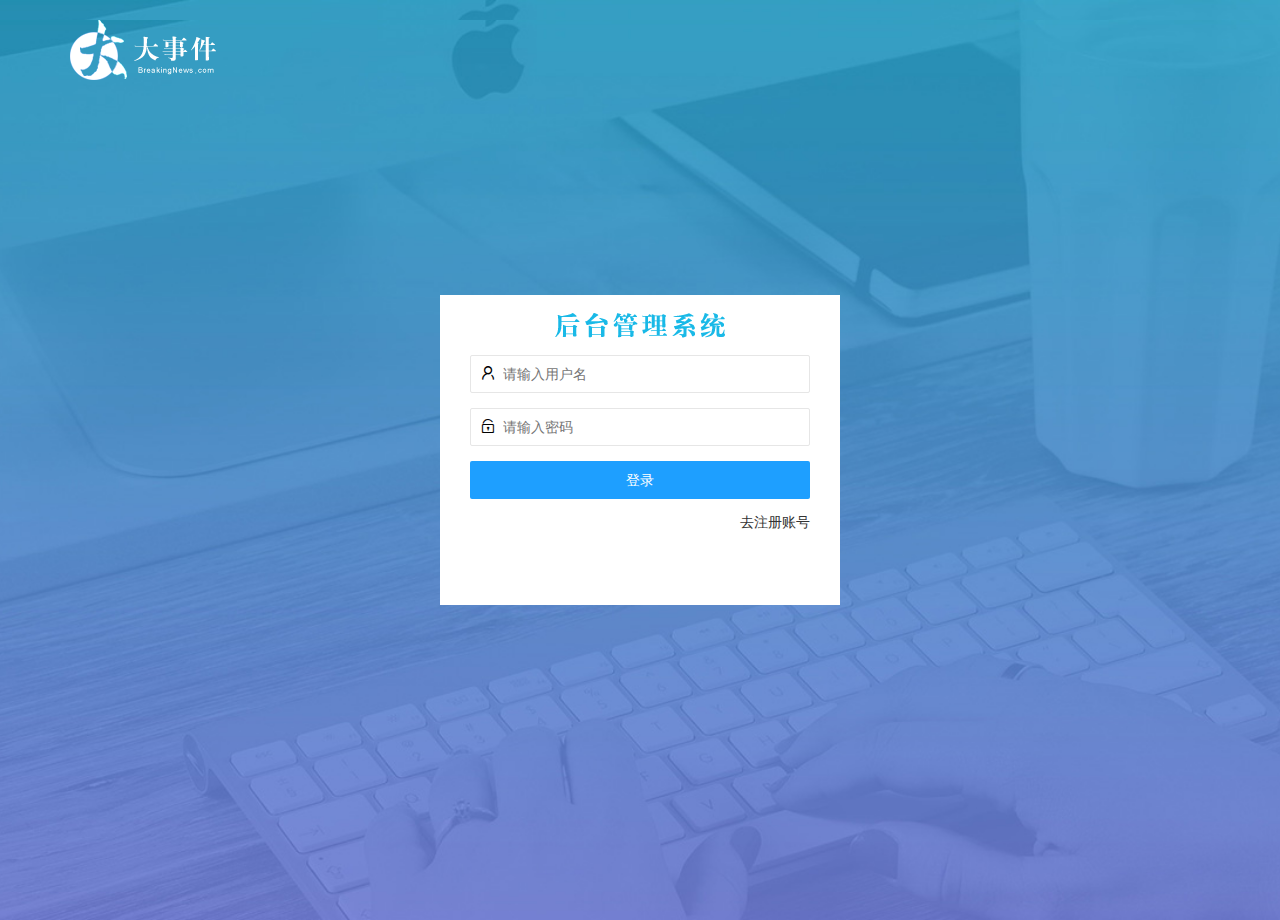
<file: login.html>
<!DOCTYPE html>
<html lang="en">

<head>
    <meta charset="UTF-8">
    <meta name="viewport" content="width=device-width, initial-scale=1.0">
    <title>大事件登录/注册页面</title>
    <!-- 引入icon图标 -->
    <link rel="icon" href="/assets/images/favicon.ico">
    <!-- 引入layUI样式 -->
    <link rel="stylesheet" href="/assets/lib/layui/css/layui.css">
    <!-- 引入自己的样式 -->
    <link rel="stylesheet" href="/assets/css/login.css">
</head>

<body>
    <!-- 版心 + logo -->
    <div class="layui-main">
        <img src="/assets/images/logo.png" alt="">
    </div>
    <!-- 登录注册区 -->
    <div class="loginAndRegBox">
        <!-- 标题区域 -->
        <div class="titleBox"></div>
        <!-- 表单区域 -->
        <!-- 登录div -->
        <div class="login-box">
            <!-- 登录表单 -->
            <form class="layui-form" id="form_login">
                <!-- 用户名 -->
                <div class="layui-form-item">
                    <i class="layui-icon layui-icon-username"></i>
                    <input type="text" name="username" required lay-verify="required" placeholder="请输入用户名"
                        autocomplete="off" class="layui-input">
                </div>
                <!-- 密码 -->
                <div class="layui-form-item">
                    <i class="layui-icon layui-icon-password"></i>
                    <input type="text" name="password" required lay-verify="required" placeholder="请输入密码"
                        autocomplete="off" class="layui-input">
                </div>
                <!-- 提交按钮 -->
                <div class="layui-form-item">
                    <!-- lay-submit 必须存在，后面会有submit事件绑定 -->
                    <button class="layui-btn layui-btn-fluid layui-btn-normal" lay-submit>登录</button>
                </div>
                <!-- a链接 -->
                <div class="layui-form-item links">
                    <a href="javascript:;" id="link_reg">去注册账号</a>
                </div>
            </form>
        </div>
        <!-- 注册div -->
        <div class="reg-box">
            <!-- 注册表单 -->
            <form class="layui-form" id="form_reg">
                <!-- 用户名 -->
                <div class="layui-form-item">
                    <i class="layui-icon layui-icon-username"></i>
                    <input type="text" name="username" required lay-verify="required" placeholder="请输入用户名"
                        autocomplete="off" class="layui-input">
                </div>
                <!-- 密码 -->
                <div class="layui-form-item">
                    <i class="layui-icon layui-icon-password"></i>
                    <input type="text" name="password" required lay-verify="required|pwd" placeholder="请输入密码"
                        autocomplete="off" class="layui-input">
                </div>
                <!-- 确认密码 -->
                <div class="layui-form-item">
                    <i class="layui-icon layui-icon-password"></i>
                    <input type="text" name="reppassword" required lay-verify="required|pwd|repwd" placeholder="请再次确认密码"
                        autocomplete="off" class="layui-input">
                </div>
                <!-- 提交按钮 -->
                <div class="layui-form-item">
                    <!-- lay-submit 必须存在，后面会有submit事件绑定 -->
                    <button class="layui-btn layui-btn-fluid layui-btn-normal" lay-submit>注册</button>
                </div>
                <!-- a链接 -->
                <div class="layui-form-item links">
                    <a href="javascript:;" id="link_login">去登录</a>
                </div>
            </form>
        </div>
    </div>
    <!-- 引入layui.all.js文件 -->
    <script src="/assets/lib/layui/layui.all.js"></script>
    <!-- 引入jquery 表单-->
    <script src="/assets/lib/jquery.js"></script>
    <!-- 引入自己封装的api js -->
    <script src="/assets/js/baseAPI.js"></script>
    <!-- 引入自己的js表单 -->
    <script src="/assets/js/login.js"></script>
</body>

</html>
</file>
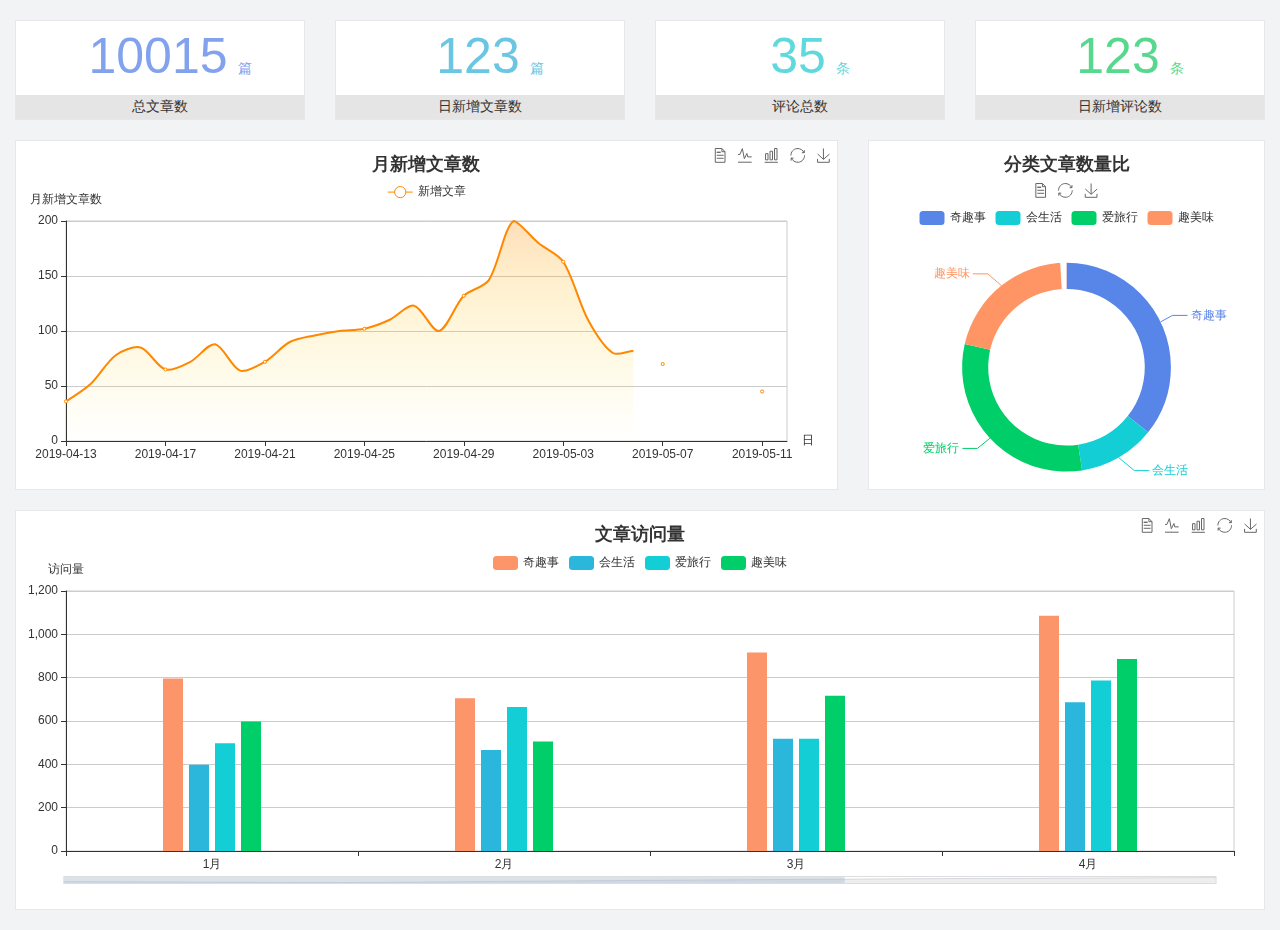
<file: home/dashboard.html>
<!DOCTYPE html>
<html lang="en">

<head>
  <meta charset="UTF-8">
  <meta name="viewport" content="width=device-width, initial-scale=1.0">
  <meta http-equiv="X-UA-Compatible" content="ie=edge">
  <title>图表统计</title>
  <link rel="stylesheet" href="../assets/lib/bootstrap.css" />
  <link rel="stylesheet" href="../assets/lib/main.css" />
  <script src="../assets/lib/jquery.js"></script>
  <script type="text/javascript" src="../assets/lib/echarts.min.js"></script>
</head>

<body>
  <div class="container-fluid">
    <div class="row spannel_list">
      <div class="col-sm-3 col-xs-6">
        <div class="spannel">
          <em>10015</em><span>篇</span>
          <b>总文章数</b>
        </div>
      </div>
      <div class="col-sm-3 col-xs-6">
        <div class="spannel scolor01">
          <em>123</em><span>篇</span>
          <b>日新增文章数</b>
        </div>
      </div>
      <div class="col-sm-3 col-xs-6">
        <div class="spannel scolor02">
          <em>35</em><span>条</span>
          <b>评论总数</b>
        </div>
      </div>
      <div class="col-sm-3 col-xs-6">
        <div class="spannel scolor03">
          <em>123</em><span>条</span>
          <b>日新增评论数</b>
        </div>
      </div>
    </div>
  </div>

  <div class="container-fluid">
    <div class="row curve-pie">
      <div class="col-lg-8 col-md-8">
        <div class="gragh_pannel" id="curve_show"></div>
      </div>
      <div class="col-lg-4 col-md-4">
        <div class="gragh_pannel" id="pie_show"></div>
      </div>
    </div>
  </div>

  <div class="container-fluid">
    <div class="column_pannel" id="column_show"></div>
  </div>

  <script>
    var oChart = echarts.init(document.getElementById('curve_show'));
    var aList_all = [
      { 'count': 36, 'date': '2019-04-13' },
      { 'count': 52, 'date': '2019-04-14' },
      { 'count': 78, 'date': '2019-04-15' },
      { 'count': 85, 'date': '2019-04-16' },
      { 'count': 65, 'date': '2019-04-17' },
      { 'count': 72, 'date': '2019-04-18' },
      { 'count': 88, 'date': '2019-04-19' },
      { 'count': 64, 'date': '2019-04-20' },
      { 'count': 72, 'date': '2019-04-21' },
      { 'count': 90, 'date': '2019-04-22' },
      { 'count': 96, 'date': '2019-04-23' },
      { 'count': 100, 'date': '2019-04-24' },
      { 'count': 102, 'date': '2019-04-25' },
      { 'count': 110, 'date': '2019-04-26' },
      { 'count': 123, 'date': '2019-04-27' },
      { 'count': 100, 'date': '2019-04-28' },
      { 'count': 132, 'date': '2019-04-29' },
      { 'count': 146, 'date': '2019-04-30' },
      { 'count': 200, 'date': '2019-05-01' },
      { 'count': 180, 'date': '2019-05-02' },
      { 'count': 163, 'date': '2019-05-03' },
      { 'count': 110, 'date': '2019-05-04' },
      { 'count': 80, 'date': '2019-05-05' },
      { 'count': 82, 'date': '2019-05-06' },
      { 'count': 70, 'date': '2019-05-07' },
      { 'count': 65, 'date': '2019-05-08' },
      { 'count': 54, 'date': '2019-05-09' },
      { 'count': 40, 'date': '2019-05-10' },
      { 'count': 45, 'date': '2019-05-11' },
      { 'count': 38, 'date': '2019-05-12' },
    ];

    let aCount = [];
    let aDate = [];

    for (var i = 0; i < aList_all.length; i++) {
      aCount.push(aList_all[i].count);
      aDate.push(aList_all[i].date);
    }

    var chartopt = {
      title: {
        text: '月新增文章数',
        left: 'center',
        top: '10'
      },
      tooltip: {
        trigger: 'axis'
      },
      legend: {
        data: ['新增文章'],
        top: '40'
      },
      toolbox: {
        show: true,
        feature: {
          mark: { show: true },
          dataView: { show: true, readOnly: false },
          magicType: { show: true, type: ['line', 'bar'] },
          restore: { show: true },
          saveAsImage: { show: true }
        }
      },
      calculable: true,
      xAxis: [
        {
          name: '日',
          type: 'category',
          boundaryGap: false,
          data: aDate
        }
      ],
      yAxis: [
        {
          name: '月新增文章数',
          type: 'value'
        }
      ],
      series: [
        {
          name: '新增文章',
          type: 'line',
          smooth: true,
          itemStyle: { normal: { areaStyle: { type: 'default' }, color: '#f80' }, lineStyle: { color: '#f80' } },
          data: aCount
        }],
      areaStyle: {
        normal: {
          color: new echarts.graphic.LinearGradient(0, 0, 0, 1, [{
            offset: 0,
            color: 'rgba(255,136,0,0.39)'
          }, {
            offset: .34,
            color: 'rgba(255,180,0,0.25)'
          }, {
            offset: 1,
            color: 'rgba(255,222,0,0.00)'
          }])

        }
      },
      grid: {
        show: true,
        x: 50,
        x2: 50,
        y: 80,
        height: 220
      }
    };

    oChart.setOption(chartopt);


    var oPie = echarts.init(document.getElementById('pie_show'));
    var oPieopt =
    {
      title: {
        top: 10,
        text: '分类文章数量比',
        x: 'center'
      },
      tooltip: {
        trigger: 'item',
        formatter: "{a} <br/>{b} : {c} ({d}%)"
      },
      color: ['#5885e8', '#13cfd5', '#00ce68', '#ff9565'],
      legend: {
        x: 'center',
        top: 65,
        data: ['奇趣事', '会生活', '爱旅行', '趣美味']
      },
      toolbox: {
        show: true,
        x: 'center',
        top: 35,
        feature: {
          mark: { show: true },
          dataView: { show: true, readOnly: false },
          magicType: {
            show: true,
            type: ['pie', 'funnel'],
            option: {
              funnel: {
                x: '25%',
                width: '50%',
                funnelAlign: 'left',
                max: 1548
              }
            }
          },
          restore: { show: true },
          saveAsImage: { show: true }
        }
      },
      calculable: true,
      series: [
        {
          name: '访问来源',
          type: 'pie',
          radius: ['45%', '60%'],
          center: ['50%', '65%'],
          data: [
            { value: 300, name: '奇趣事' },
            { value: 100, name: '会生活' },
            { value: 260, name: '爱旅行' },
            { value: 180, name: '趣美味' }
          ]
        }
      ]
    };
    oPie.setOption(oPieopt);



    var oColumn = this.echarts.init(document.getElementById('column_show'));
    var oColumnopt =
    {
      title: {
        text: '文章访问量',
        left: 'center',
        top: '10'
      },
      tooltip: {
        trigger: 'axis'
      },
      legend: {
        data: ['奇趣事', '会生活', '爱旅行', '趣美味'],
        top: '40'
      },
      toolbox: {
        show: true,
        feature: {
          mark: { show: true },
          dataView: { show: true, readOnly: false },
          magicType: { show: true, type: ['line', 'bar'] },
          restore: { show: true },
          saveAsImage: { show: true }
        }
      },
      calculable: true,
      xAxis: [
        {
          type: 'category',
          data: ['1月', '2月', '3月', '4月', '5月']
        }
      ],
      yAxis: [
        {
          name: '访问量',
          type: 'value'
        }
      ],
      series: [
        {
          name: '奇趣事',
          type: 'bar',
          barWidth: 20,
          itemStyle: {
            normal: { areaStyle: { type: 'default' }, color: '#fd956a' }
          },
          data: [800, 708, 920, 1090, 1200]
        },
        {
          name: '会生活',
          type: 'bar',
          barWidth: 20,
          itemStyle: {
            normal: { areaStyle: { type: 'default' }, color: '#2bb6db' }
          },
          data: [400, 468, 520, 690, 800]
        },
        {
          name: '爱旅行',
          type: 'bar',
          barWidth: 20,
          itemStyle: {
            normal: { areaStyle: { type: 'default' }, color: '#13cfd5' }
          },
          data: [500, 668, 520, 790, 900]
        },
        {
          name: '趣美味',
          type: 'bar',
          barWidth: 20,
          itemStyle: {
            normal: { areaStyle: { type: 'default' }, color: '#00ce68' }
          },
          data: [600, 508, 720, 890, 1000]
        }
      ],
      grid: {
        show: true,
        x: 50,
        x2: 30,
        y: 80,
        height: 260
      },
      dataZoom: [//给x轴设置滚动条
        {
          start: 0,//默认为0
          end: 100 - 1000 / 31,//默认为100
          type: 'slider',
          show: true,
          xAxisIndex: [0],
          handleSize: 0,//滑动条的 左右2个滑动条的大小
          height: 8,//组件高度
          left: 45, //左边的距离
          right: 50,//右边的距离
          bottom: 26,//右边的距离
          handleColor: '#ddd',//h滑动图标的颜色
          handleStyle: {
            borderColor: "#cacaca",
            borderWidth: "1",
            shadowBlur: 2,
            background: "#ddd",
            shadowColor: "#ddd",
          }
        }]
    };
    oColumn.setOption(oColumnopt);
  </script>
</body>

</html>
</file>
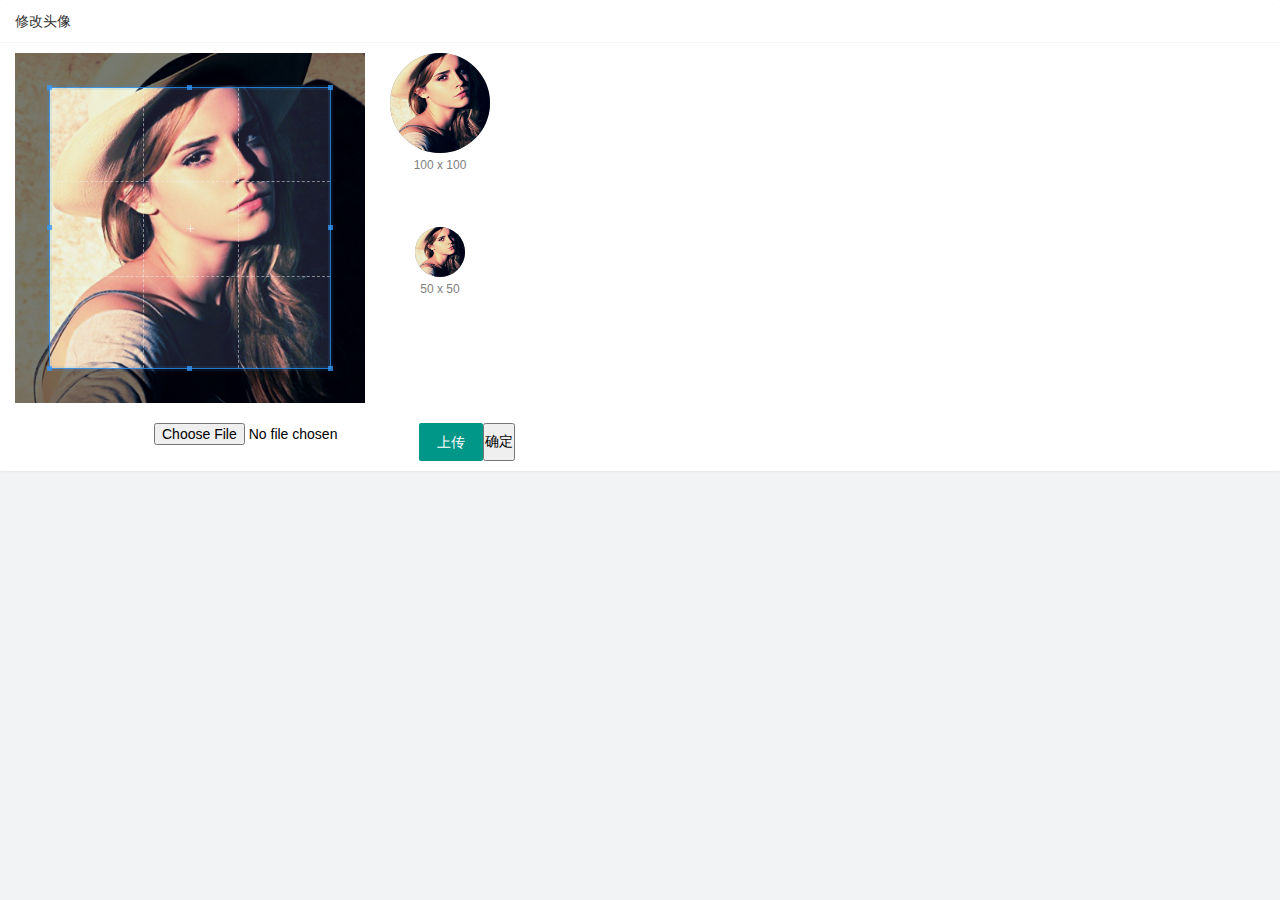
<file: user/user_avatar.html>
<!DOCTYPE html>
<html lang="en">

<head>
    <meta charset="UTF-8">
    <meta name="viewport" content="width=device-width, initial-scale=1.0">
    <title>Document</title>
    <!-- 引入layui样式 -->
    <link rel="stylesheet" href="/assets/lib/layui/css/layui.css">
    <!-- cropper.css样式表 -->
    <link rel="stylesheet" href="/assets/lib/cropper/cropper.css" />
    <!-- 引入自己的样式 -->
    <link rel="stylesheet" href="/assets/css/user/user_avatar.css">
</head>

<body>
    <div class="layui-card">
        <div class="layui-card-header">修改头像</div>
        <div class="layui-card-body">
            <!-- 第一行的图片裁剪和预览区域 -->
            <div class="row1">
                <!-- 图片裁剪区域 -->
                <div class="cropper-box">
                    <!-- 这个 img 标签很重要，将来会把它初始化为裁剪区域 -->
                    <img id="image" src="/assets/images/sample.jpg" />
                </div>
                <!-- 图片的预览区域 -->
                <div class="preview-box">
                    <div>
                        <!-- 宽高为 100px 的预览区域 -->
                        <div class="img-preview w100"></div>
                        <p class="size">100 x 100</p>
                    </div>
                    <div>
                        <!-- 宽高为 50px 的预览区域 -->
                        <div class="img-preview w50"></div>
                        <p class="size">50 x 50</p>
                    </div>
                </div>
            </div> 
            <!-- 第二行的按钮区域 -->
            <!-- accept 选择文件类型 -->
            <div class="row2">
                <input type="file" id="file" accept="image/png,iamge/jpeg">
                <button type="button" class="layui-btn" id="btnChooseImage">上传</button>
                <button type="button" id="btnUpload" idclass="layui-btn layui-btn-danger">确定</button>
            </div>
        </div>
    </div>
    <!-- 引入 layui 的js -->
    <script src="/assets/lib/layui/layui.all.js"></script>
    <!-- 引入jquery -->
    <script src="/assets/lib/jquery.js"></script>
    <script src="/assets/lib/cropper/Cropper.js"></script>
    <script src="/assets/lib/cropper/jquery-cropper.js"></script>
    <!-- 引入API -->
    <script src="/assets/js/baseAPI.js"></script>
    <!-- 引入自己的 js -->
    <script src="/assets/js/user/user_avatar.js"></script>
</body>

</html>
</file>
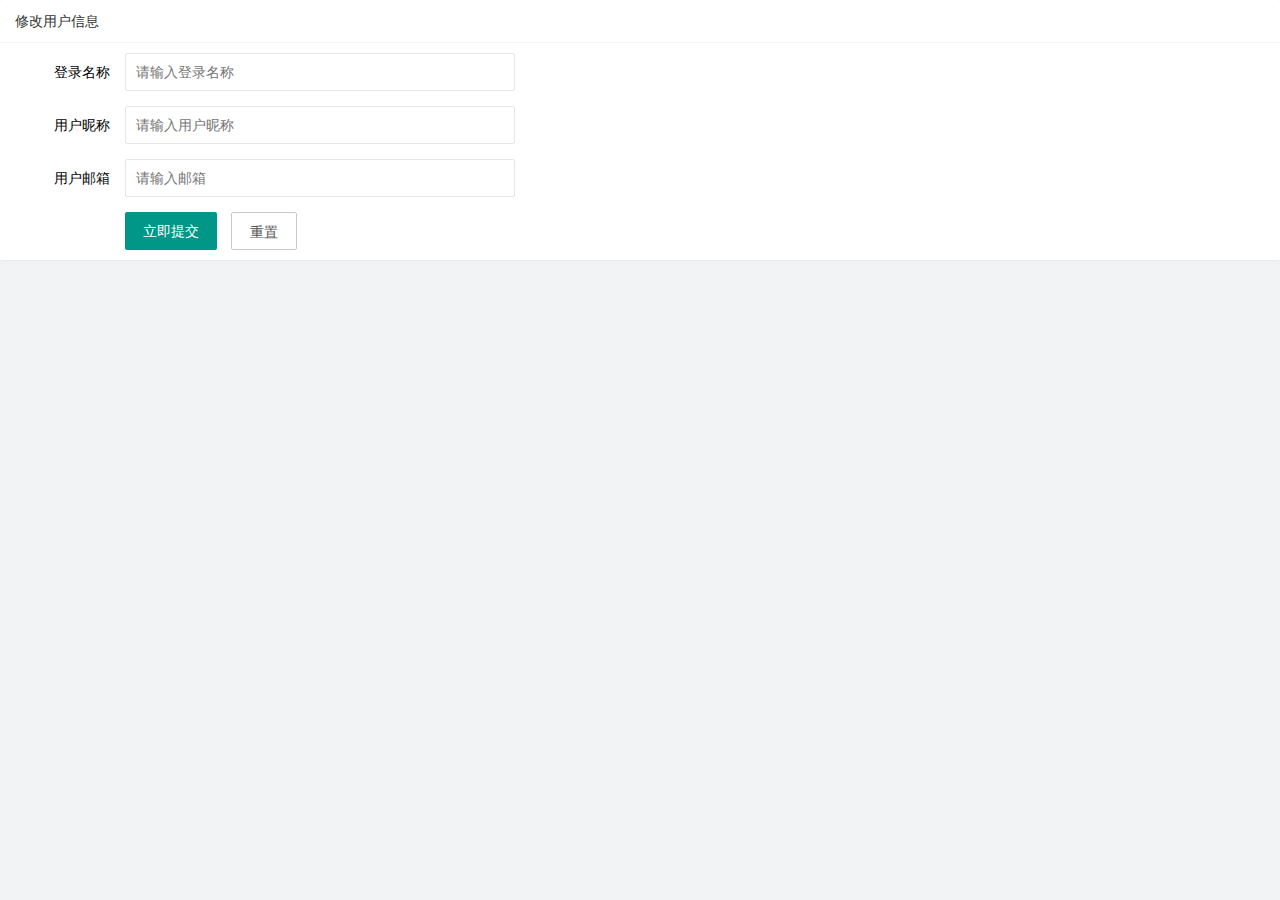
<file: user/user_info.html>
<!DOCTYPE html>
<html lang="en">

<head>
    <meta charset="UTF-8">
    <meta name="viewport" content="width=device-width, initial-scale=1.0">
    <title>Document</title>
    <!-- 引入layui样式 -->
    <link rel="stylesheet" href="/assets/lib/layui/css/layui.css">
    <!-- 引入自己的样式 -->
    <link rel="stylesheet" href="/assets/css/user/user_info.css">
</head>

<body>
    <div class="layui-card">
        <div class="layui-card-header">修改用户信息</div>
        <div class="layui-card-body">
            <form class="layui-form" lay-filter="formUserInfo">
                <!-- 隐藏域 -->
                <input type="hidden" name="id">
                <div class="layui-form-item">
                    <label class="layui-form-label">登录名称</label>
                    <div class="layui-input-block">
                        <input type="text" name="username" readonly required lay-verify="required" placeholder="请输入登录名称"
                            autocomplete="off" class="layui-input">
                    </div>
                </div>
                <div class="layui-form-item">
                    <label class="layui-form-label">用户昵称</label>
                    <div class="layui-input-block">
                        <input type="text" name="nickname" required lay-verify="required|nickname" placeholder="请输入用户昵称"
                            autocomplete="off" class="layui-input">
                    </div>
                </div>
                <div class="layui-form-item">
                    <label class="layui-form-label">用户邮箱</label>
                    <div class="layui-input-block">
                        <input type="text" name="email" required lay-verify="required|email" placeholder="请输入邮箱"
                            autocomplete="off" class="layui-input">
                    </div>
                </div>
                <div class="layui-input-block">
                    <button class="layui-btn" lay-submit lay-filter="formDemo">立即提交</button>
                    <button type="reset" class="layui-btn layui-btn-primary" id="btnReset">重置</button>
                </div>
            </form>
        </div>
        
    </div>
    </div>
    <!-- 引入 layui 的js -->
    <script src="/assets/lib/layui/layui.all.js"></script>
    <!-- 引入jquery -->
    <script src="/assets/lib/jquery.js"></script>
    <!-- 引入API -->
    <script src="/assets/js/baseAPI.js"></script>
    <!-- 引入自己的 js -->
    <script src="/assets/js/user/user_info.js"></script>
</body>

</html>
</file>
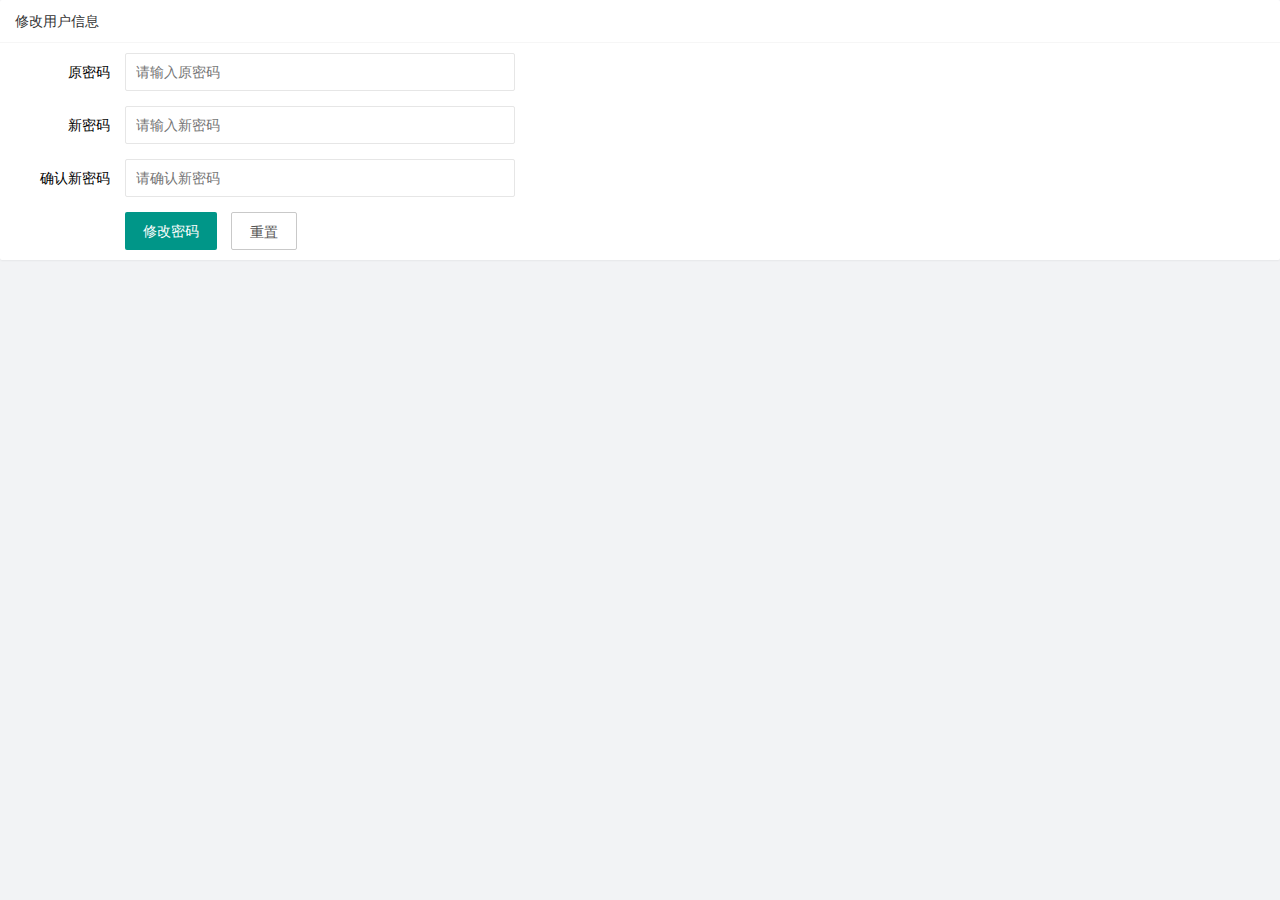
<file: user/user_pwd.html>
<!DOCTYPE html>
<html lang="en">

<head>
    <meta charset="UTF-8">
    <meta name="viewport" content="width=device-width, initial-scale=1.0">
    <title>Document</title>
    <!-- 引入layui样式 -->
    <link rel="stylesheet" href="/assets/lib/layui/css/layui.css">
    <!-- 引入自己的样式 -->
    <link rel="stylesheet" href="/assets/css/user/user_pwd.css">
</head>

<body>
    <div class="layui-card">
        <div class="layui-card-header">修改用户信息</div>
        <div class="layui-card-body">
            <form class="layui-form" > 
                <!-- lay-filter="formUserInfo" -->
                <div class="layui-form-item">
                    <label class="layui-form-label">原密码</label>
                    <div class="layui-input-block">
                        <input type="text" name="oldPwd"  required lay-verify="required|pwd" placeholder="请输入原密码"
                            autocomplete="off" class="layui-input">
                    </div>
                </div>
                <div class="layui-form-item">
                    <label class="layui-form-label">新密码</label>
                    <div class="layui-input-block">
                        <input type="text" name="newPwd" required lay-verify="required|pwd|newPwd" placeholder="请输入新密码"
                            autocomplete="off" class="layui-input">
                    </div>
                </div>
                <div class="layui-form-item">
                    <label class="layui-form-label">确认新密码</label>
                    <div class="layui-input-block">
                        <input type="text" name="rePWD" required lay-verify="required|pwd|rePwd" placeholder="请确认新密码"
                            autocomplete="off" class="layui-input">
                    </div>
                </div>
                <div class="layui-input-block">
                    <button class="layui-btn" lay-submit lay-filter="formDemo">修改密码</button>
                    <button type="reset" class="layui-btn layui-btn-primary">重置</button>
                </div>
        </div>
        </form>
    </div>
    </div>
    <!-- 引入 layui 的js -->
    <script src="/assets/lib/layui/layui.all.js"></script>
    <!-- 引入jquery -->
    <script src="/assets/lib/jquery.js"></script>
    <!-- 引入API -->
    <script src="/assets/js/baseAPI.js"></script>
    <!-- 引入自己的 js -->
    <script src="/assets/js/user/user_pwd.js"></script>
</body>

</html>
</file>
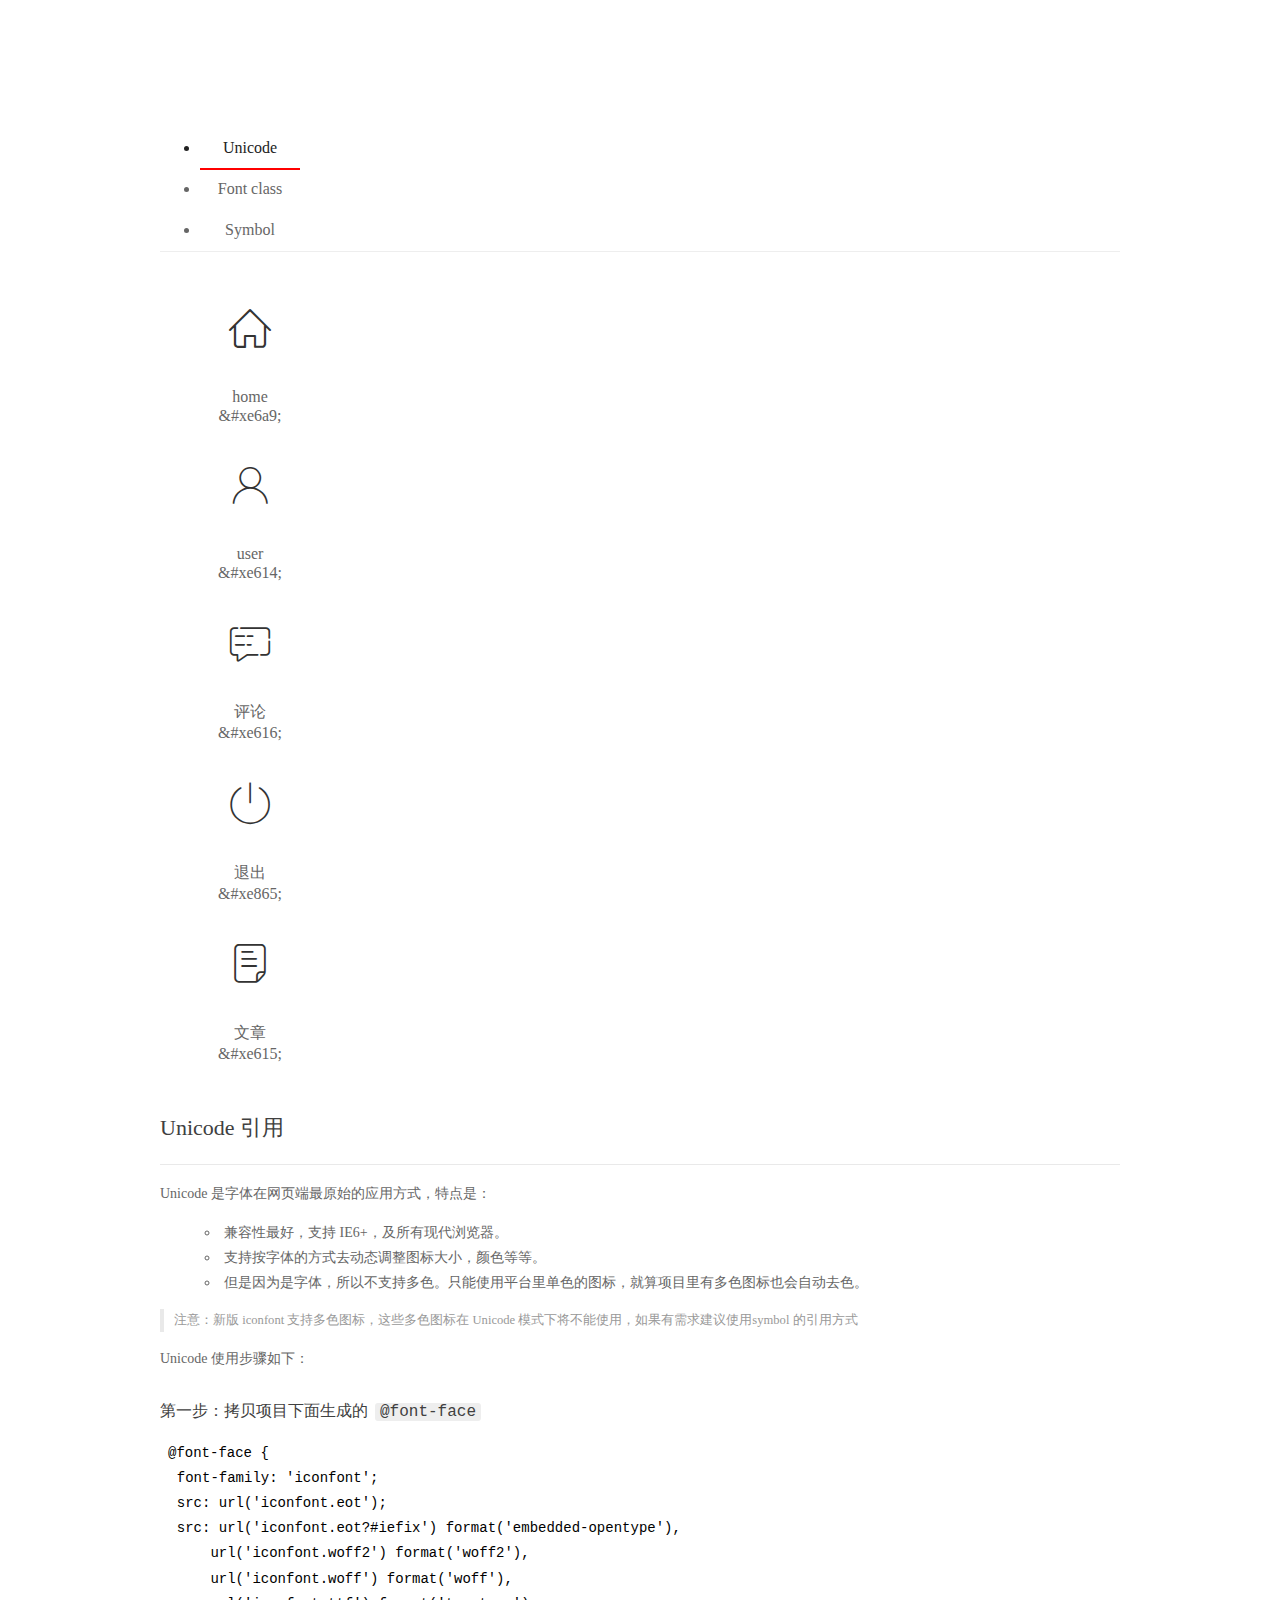
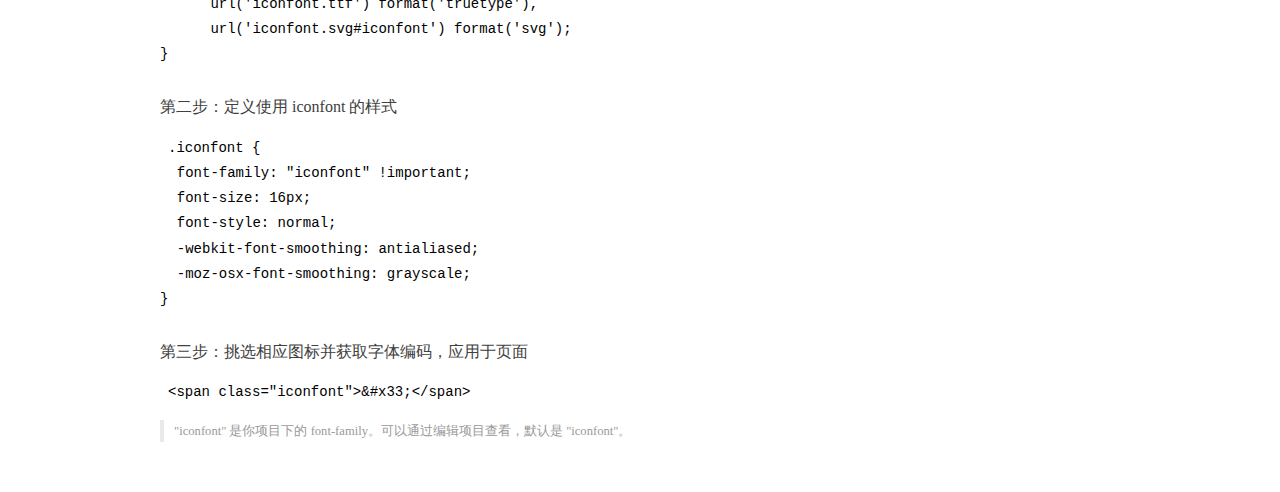
<file: assets/fonts/demo_index.html>
<!DOCTYPE html>
<html>
<head>
  <meta charset="utf-8"/>
  <title>IconFont Demo</title>
  <link rel="shortcut icon" href="https://gtms04.alicdn.com/tps/i4/TB1_oz6GVXXXXaFXpXXJDFnIXXX-64-64.ico" type="image/x-icon"/>
  <link rel="stylesheet" href="https://g.alicdn.com/thx/cube/1.3.2/cube.min.css">
  <link rel="stylesheet" href="demo.css">
  <link rel="stylesheet" href="iconfont.css">
  <script src="iconfont.js"></script>
  <!-- jQuery -->
  <script src="https://a1.alicdn.com/oss/uploads/2018/12/26/7bfddb60-08e8-11e9-9b04-53e73bb6408b.js"></script>
  <!-- 代码高亮 -->
  <script src="https://a1.alicdn.com/oss/uploads/2018/12/26/a3f714d0-08e6-11e9-8a15-ebf944d7534c.js"></script>
</head>
<body>
  <div class="main">
    <h1 class="logo"><a href="https://www.iconfont.cn/" title="iconfont 首页" target="_blank">&#xe86b;</a></h1>
    <div class="nav-tabs">
      <ul id="tabs" class="dib-box">
        <li class="dib active"><span>Unicode</span></li>
        <li class="dib"><span>Font class</span></li>
        <li class="dib"><span>Symbol</span></li>
      </ul>
      
    </div>
    <div class="tab-container">
      <div class="content unicode" style="display: block;">
          <ul class="icon_lists dib-box">
          
            <li class="dib">
              <span class="icon iconfont">&#xe6a9;</span>
                <div class="name">home</div>
                <div class="code-name">&amp;#xe6a9;</div>
              </li>
          
            <li class="dib">
              <span class="icon iconfont">&#xe614;</span>
                <div class="name">user</div>
                <div class="code-name">&amp;#xe614;</div>
              </li>
          
            <li class="dib">
              <span class="icon iconfont">&#xe616;</span>
                <div class="name">评论</div>
                <div class="code-name">&amp;#xe616;</div>
              </li>
          
            <li class="dib">
              <span class="icon iconfont">&#xe865;</span>
                <div class="name">退出</div>
                <div class="code-name">&amp;#xe865;</div>
              </li>
          
            <li class="dib">
              <span class="icon iconfont">&#xe615;</span>
                <div class="name">文章</div>
                <div class="code-name">&amp;#xe615;</div>
              </li>
          
          </ul>
          <div class="article markdown">
          <h2 id="unicode-">Unicode 引用</h2>
          <hr>

          <p>Unicode 是字体在网页端最原始的应用方式，特点是：</p>
          <ul>
            <li>兼容性最好，支持 IE6+，及所有现代浏览器。</li>
            <li>支持按字体的方式去动态调整图标大小，颜色等等。</li>
            <li>但是因为是字体，所以不支持多色。只能使用平台里单色的图标，就算项目里有多色图标也会自动去色。</li>
          </ul>
          <blockquote>
            <p>注意：新版 iconfont 支持多色图标，这些多色图标在 Unicode 模式下将不能使用，如果有需求建议使用symbol 的引用方式</p>
          </blockquote>
          <p>Unicode 使用步骤如下：</p>
          <h3 id="-font-face">第一步：拷贝项目下面生成的 <code>@font-face</code></h3>
<pre><code class="language-css"
>@font-face {
  font-family: 'iconfont';
  src: url('iconfont.eot');
  src: url('iconfont.eot?#iefix') format('embedded-opentype'),
      url('iconfont.woff2') format('woff2'),
      url('iconfont.woff') format('woff'),
      url('iconfont.ttf') format('truetype'),
      url('iconfont.svg#iconfont') format('svg');
}
</code></pre>
          <h3 id="-iconfont-">第二步：定义使用 iconfont 的样式</h3>
<pre><code class="language-css"
>.iconfont {
  font-family: "iconfont" !important;
  font-size: 16px;
  font-style: normal;
  -webkit-font-smoothing: antialiased;
  -moz-osx-font-smoothing: grayscale;
}
</code></pre>
          <h3 id="-">第三步：挑选相应图标并获取字体编码，应用于页面</h3>
<pre>
<code class="language-html"
>&lt;span class="iconfont"&gt;&amp;#x33;&lt;/span&gt;
</code></pre>
          <blockquote>
            <p>"iconfont" 是你项目下的 font-family。可以通过编辑项目查看，默认是 "iconfont"。</p>
          </blockquote>
          </div>
      </div>
      <div class="content font-class">
        <ul class="icon_lists dib-box">
          
          <li class="dib">
            <span class="icon iconfont icon-home"></span>
            <div class="name">
              home
            </div>
            <div class="code-name">.icon-home
            </div>
          </li>
          
          <li class="dib">
            <span class="icon iconfont icon-user"></span>
            <div class="name">
              user
            </div>
            <div class="code-name">.icon-user
            </div>
          </li>
          
          <li class="dib">
            <span class="icon iconfont icon-pinglun"></span>
            <div class="name">
              评论
            </div>
            <div class="code-name">.icon-pinglun
            </div>
          </li>
          
          <li class="dib">
            <span class="icon iconfont icon-tuichu"></span>
            <div class="name">
              退出
            </div>
            <div class="code-name">.icon-tuichu
            </div>
          </li>
          
          <li class="dib">
            <span class="icon iconfont icon-16"></span>
            <div class="name">
              文章
            </div>
            <div class="code-name">.icon-16
            </div>
          </li>
          
        </ul>
        <div class="article markdown">
        <h2 id="font-class-">font-class 引用</h2>
        <hr>

        <p>font-class 是 Unicode 使用方式的一种变种，主要是解决 Unicode 书写不直观，语意不明确的问题。</p>
        <p>与 Unicode 使用方式相比，具有如下特点：</p>
        <ul>
          <li>兼容性良好，支持 IE8+，及所有现代浏览器。</li>
          <li>相比于 Unicode 语意明确，书写更直观。可以很容易分辨这个 icon 是什么。</li>
          <li>因为使用 class 来定义图标，所以当要替换图标时，只需要修改 class 里面的 Unicode 引用。</li>
          <li>不过因为本质上还是使用的字体，所以多色图标还是不支持的。</li>
        </ul>
        <p>使用步骤如下：</p>
        <h3 id="-fontclass-">第一步：引入项目下面生成的 fontclass 代码：</h3>
<pre><code class="language-html">&lt;link rel="stylesheet" href="./iconfont.css"&gt;
</code></pre>
        <h3 id="-">第二步：挑选相应图标并获取类名，应用于页面：</h3>
<pre><code class="language-html">&lt;span class="iconfont icon-xxx"&gt;&lt;/span&gt;
</code></pre>
        <blockquote>
          <p>"
            iconfont" 是你项目下的 font-family。可以通过编辑项目查看，默认是 "iconfont"。</p>
        </blockquote>
      </div>
      </div>
      <div class="content symbol">
          <ul class="icon_lists dib-box">
          
            <li class="dib">
                <svg class="icon svg-icon" aria-hidden="true">
                  <use xlink:href="#icon-home"></use>
                </svg>
                <div class="name">home</div>
                <div class="code-name">#icon-home</div>
            </li>
          
            <li class="dib">
                <svg class="icon svg-icon" aria-hidden="true">
                  <use xlink:href="#icon-user"></use>
                </svg>
                <div class="name">user</div>
                <div class="code-name">#icon-user</div>
            </li>
          
            <li class="dib">
                <svg class="icon svg-icon" aria-hidden="true">
                  <use xlink:href="#icon-pinglun"></use>
                </svg>
                <div class="name">评论</div>
                <div class="code-name">#icon-pinglun</div>
            </li>
          
            <li class="dib">
                <svg class="icon svg-icon" aria-hidden="true">
                  <use xlink:href="#icon-tuichu"></use>
                </svg>
                <div class="name">退出</div>
                <div class="code-name">#icon-tuichu</div>
            </li>
          
            <li class="dib">
                <svg class="icon svg-icon" aria-hidden="true">
                  <use xlink:href="#icon-16"></use>
                </svg>
                <div class="name">文章</div>
                <div class="code-name">#icon-16</div>
            </li>
          
          </ul>
          <div class="article markdown">
          <h2 id="symbol-">Symbol 引用</h2>
          <hr>

          <p>这是一种全新的使用方式，应该说这才是未来的主流，也是平台目前推荐的用法。相关介绍可以参考这篇<a href="">文章</a>
            这种用法其实是做了一个 SVG 的集合，与另外两种相比具有如下特点：</p>
          <ul>
            <li>支持多色图标了，不再受单色限制。</li>
            <li>通过一些技巧，支持像字体那样，通过 <code>font-size</code>, <code>color</code> 来调整样式。</li>
            <li>兼容性较差，支持 IE9+，及现代浏览器。</li>
            <li>浏览器渲染 SVG 的性能一般，还不如 png。</li>
          </ul>
          <p>使用步骤如下：</p>
          <h3 id="-symbol-">第一步：引入项目下面生成的 symbol 代码：</h3>
<pre><code class="language-html">&lt;script src="./iconfont.js"&gt;&lt;/script&gt;
</code></pre>
          <h3 id="-css-">第二步：加入通用 CSS 代码（引入一次就行）：</h3>
<pre><code class="language-html">&lt;style&gt;
.icon {
  width: 1em;
  height: 1em;
  vertical-align: -0.15em;
  fill: currentColor;
  overflow: hidden;
}
&lt;/style&gt;
</code></pre>
          <h3 id="-">第三步：挑选相应图标并获取类名，应用于页面：</h3>
<pre><code class="language-html">&lt;svg class="icon" aria-hidden="true"&gt;
  &lt;use xlink:href="#icon-xxx"&gt;&lt;/use&gt;
&lt;/svg&gt;
</code></pre>
          </div>
      </div>

    </div>
  </div>
  <script>
  $(document).ready(function () {
      $('.tab-container .content:first').show()

      $('#tabs li').click(function (e) {
        var tabContent = $('.tab-container .content')
        var index = $(this).index()

        if ($(this).hasClass('active')) {
          return
        } else {
          $('#tabs li').removeClass('active')
          $(this).addClass('active')

          tabContent.hide().eq(index).fadeIn()
        }
      })
    })
  </script>
</body>
</html>
</file>
<file: assets/lib/layui/css/layui.css>
/** layui-v2.5.5 MIT License By https://www.layui.com */
 .layui-inline,img{display:inline-block;vertical-align:middle}h1,h2,h3,h4,h5,h6{font-weight:400}.layui-edge,.layui-header,.layui-inline,.layui-main{position:relative}.layui-body,.layui-edge,.layui-elip{overflow:hidden}.layui-btn,.layui-edge,.layui-inline,img{vertical-align:middle}.layui-btn,.layui-disabled,.layui-icon,.layui-unselect{-moz-user-select:none;-webkit-user-select:none;-ms-user-select:none}.layui-elip,.layui-form-checkbox span,.layui-form-pane .layui-form-label{text-overflow:ellipsis;white-space:nowrap}.layui-breadcrumb,.layui-tree-btnGroup{visibility:hidden}blockquote,body,button,dd,div,dl,dt,form,h1,h2,h3,h4,h5,h6,input,li,ol,p,pre,td,textarea,th,ul{margin:0;padding:0;-webkit-tap-highlight-color:rgba(0,0,0,0)}a:active,a:hover{outline:0}img{border:none}li{list-style:none}table{border-collapse:collapse;border-spacing:0}h4,h5,h6{font-size:100%}button,input,optgroup,option,select,textarea{font-family:inherit;font-size:inherit;font-style:inherit;font-weight:inherit;outline:0}pre{white-space:pre-wrap;white-space:-moz-pre-wrap;white-space:-pre-wrap;white-space:-o-pre-wrap;word-wrap:break-word}body{line-height:24px;font:14px Helvetica Neue,Helvetica,PingFang SC,Tahoma,Arial,sans-serif}hr{height:1px;margin:10px 0;border:0;clear:both}a{color:#333;text-decoration:none}a:hover{color:#777}a cite{font-style:normal;*cursor:pointer}.layui-border-box,.layui-border-box *{box-sizing:border-box}.layui-box,.layui-box *{box-sizing:content-box}.layui-clear{clear:both;*zoom:1}.layui-clear:after{content:'\20';clear:both;*zoom:1;display:block;height:0}.layui-inline{*display:inline;*zoom:1}.layui-edge{display:inline-block;width:0;height:0;border-width:6px;border-style:dashed;border-color:transparent}.layui-edge-top{top:-4px;border-bottom-color:#999;border-bottom-style:solid}.layui-edge-right{border-left-color:#999;border-left-style:solid}.layui-edge-bottom{top:2px;border-top-color:#999;border-top-style:solid}.layui-edge-left{border-right-color:#999;border-right-style:solid}.layui-disabled,.layui-disabled:hover{color:#d2d2d2!important;cursor:not-allowed!important}.layui-circle{border-radius:100%}.layui-show{display:block!important}.layui-hide{display:none!important}@font-face{font-family:layui-icon;src:url(../font/iconfont.eot?v=250);src:url(../font/iconfont.eot?v=250#iefix) format('embedded-opentype'),url(../font/iconfont.woff2?v=250) format('woff2'),url(../font/iconfont.woff?v=250) format('woff'),url(../font/iconfont.ttf?v=250) format('truetype'),url(../font/iconfont.svg?v=250#layui-icon) format('svg')}.layui-icon{font-family:layui-icon!important;font-size:16px;font-style:normal;-webkit-font-smoothing:antialiased;-moz-osx-font-smoothing:grayscale}.layui-icon-reply-fill:before{content:"\e611"}.layui-icon-set-fill:before{content:"\e614"}.layui-icon-menu-fill:before{content:"\e60f"}.layui-icon-search:before{content:"\e615"}.layui-icon-share:before{content:"\e641"}.layui-icon-set-sm:before{content:"\e620"}.layui-icon-engine:before{content:"\e628"}.layui-icon-close:before{content:"\1006"}.layui-icon-close-fill:before{content:"\1007"}.layui-icon-chart-screen:before{content:"\e629"}.layui-icon-star:before{content:"\e600"}.layui-icon-circle-dot:before{content:"\e617"}.layui-icon-chat:before{content:"\e606"}.layui-icon-release:before{content:"\e609"}.layui-icon-list:before{content:"\e60a"}.layui-icon-chart:before{content:"\e62c"}.layui-icon-ok-circle:before{content:"\1005"}.layui-icon-layim-theme:before{content:"\e61b"}.layui-icon-table:before{content:"\e62d"}.layui-icon-right:before{content:"\e602"}.layui-icon-left:before{content:"\e603"}.layui-icon-cart-simple:before{content:"\e698"}.layui-icon-face-cry:before{content:"\e69c"}.layui-icon-face-smile:before{content:"\e6af"}.layui-icon-survey:before{content:"\e6b2"}.layui-icon-tree:before{content:"\e62e"}.layui-icon-upload-circle:before{content:"\e62f"}.layui-icon-add-circle:before{content:"\e61f"}.layui-icon-download-circle:before{content:"\e601"}.layui-icon-templeate-1:before{content:"\e630"}.layui-icon-util:before{content:"\e631"}.layui-icon-face-surprised:before{content:"\e664"}.layui-icon-edit:before{content:"\e642"}.layui-icon-speaker:before{content:"\e645"}.layui-icon-down:before{content:"\e61a"}.layui-icon-file:before{content:"\e621"}.layui-icon-layouts:before{content:"\e632"}.layui-icon-rate-half:before{content:"\e6c9"}.layui-icon-add-circle-fine:before{content:"\e608"}.layui-icon-prev-circle:before{content:"\e633"}.layui-icon-read:before{content:"\e705"}.layui-icon-404:before{content:"\e61c"}.layui-icon-carousel:before{content:"\e634"}.layui-icon-help:before{content:"\e607"}.layui-icon-code-circle:before{content:"\e635"}.layui-icon-water:before{content:"\e636"}.layui-icon-username:before{content:"\e66f"}.layui-icon-find-fill:before{content:"\e670"}.layui-icon-about:before{content:"\e60b"}.layui-icon-location:before{content:"\e715"}.layui-icon-up:before{content:"\e619"}.layui-icon-pause:before{content:"\e651"}.layui-icon-date:before{content:"\e637"}.layui-icon-layim-uploadfile:before{content:"\e61d"}.layui-icon-delete:before{content:"\e640"}.layui-icon-play:before{content:"\e652"}.layui-icon-top:before{content:"\e604"}.layui-icon-friends:before{content:"\e612"}.layui-icon-refresh-3:before{content:"\e9aa"}.layui-icon-ok:before{content:"\e605"}.layui-icon-layer:before{content:"\e638"}.layui-icon-face-smile-fine:before{content:"\e60c"}.layui-icon-dollar:before{content:"\e659"}.layui-icon-group:before{content:"\e613"}.layui-icon-layim-download:before{content:"\e61e"}.layui-icon-picture-fine:before{content:"\e60d"}.layui-icon-link:before{content:"\e64c"}.layui-icon-diamond:before{content:"\e735"}.layui-icon-log:before{content:"\e60e"}.layui-icon-rate-solid:before{content:"\e67a"}.layui-icon-fonts-del:before{content:"\e64f"}.layui-icon-unlink:before{content:"\e64d"}.layui-icon-fonts-clear:before{content:"\e639"}.layui-icon-triangle-r:before{content:"\e623"}.layui-icon-circle:before{content:"\e63f"}.layui-icon-radio:before{content:"\e643"}.layui-icon-align-center:before{content:"\e647"}.layui-icon-align-right:before{content:"\e648"}.layui-icon-align-left:before{content:"\e649"}.layui-icon-loading-1:before{content:"\e63e"}.layui-icon-return:before{content:"\e65c"}.layui-icon-fonts-strong:before{content:"\e62b"}.layui-icon-upload:before{content:"\e67c"}.layui-icon-dialogue:before{content:"\e63a"}.layui-icon-video:before{content:"\e6ed"}.layui-icon-headset:before{content:"\e6fc"}.layui-icon-cellphone-fine:before{content:"\e63b"}.layui-icon-add-1:before{content:"\e654"}.layui-icon-face-smile-b:before{content:"\e650"}.layui-icon-fonts-html:before{content:"\e64b"}.layui-icon-form:before{content:"\e63c"}.layui-icon-cart:before{content:"\e657"}.layui-icon-camera-fill:before{content:"\e65d"}.layui-icon-tabs:before{content:"\e62a"}.layui-icon-fonts-code:before{content:"\e64e"}.layui-icon-fire:before{content:"\e756"}.layui-icon-set:before{content:"\e716"}.layui-icon-fonts-u:before{content:"\e646"}.layui-icon-triangle-d:before{content:"\e625"}.layui-icon-tips:before{content:"\e702"}.layui-icon-picture:before{content:"\e64a"}.layui-icon-more-vertical:before{content:"\e671"}.layui-icon-flag:before{content:"\e66c"}.layui-icon-loading:before{content:"\e63d"}.layui-icon-fonts-i:before{content:"\e644"}.layui-icon-refresh-1:before{content:"\e666"}.layui-icon-rmb:before{content:"\e65e"}.layui-icon-home:before{content:"\e68e"}.layui-icon-user:before{content:"\e770"}.layui-icon-notice:before{content:"\e667"}.layui-icon-login-weibo:before{content:"\e675"}.layui-icon-voice:before{content:"\e688"}.layui-icon-upload-drag:before{content:"\e681"}.layui-icon-login-qq:before{content:"\e676"}.layui-icon-snowflake:before{content:"\e6b1"}.layui-icon-file-b:before{content:"\e655"}.layui-icon-template:before{content:"\e663"}.layui-icon-auz:before{content:"\e672"}.layui-icon-console:before{content:"\e665"}.layui-icon-app:before{content:"\e653"}.layui-icon-prev:before{content:"\e65a"}.layui-icon-website:before{content:"\e7ae"}.layui-icon-next:before{content:"\e65b"}.layui-icon-component:before{content:"\e857"}.layui-icon-more:before{content:"\e65f"}.layui-icon-login-wechat:before{content:"\e677"}.layui-icon-shrink-right:before{content:"\e668"}.layui-icon-spread-left:before{content:"\e66b"}.layui-icon-camera:before{content:"\e660"}.layui-icon-note:before{content:"\e66e"}.layui-icon-refresh:before{content:"\e669"}.layui-icon-female:before{content:"\e661"}.layui-icon-male:before{content:"\e662"}.layui-icon-password:before{content:"\e673"}.layui-icon-senior:before{content:"\e674"}.layui-icon-theme:before{content:"\e66a"}.layui-icon-tread:before{content:"\e6c5"}.layui-icon-praise:before{content:"\e6c6"}.layui-icon-star-fill:before{content:"\e658"}.layui-icon-rate:before{content:"\e67b"}.layui-icon-template-1:before{content:"\e656"}.layui-icon-vercode:before{content:"\e679"}.layui-icon-cellphone:before{content:"\e678"}.layui-icon-screen-full:before{content:"\e622"}.layui-icon-screen-restore:before{content:"\e758"}.layui-icon-cols:before{content:"\e610"}.layui-icon-export:before{content:"\e67d"}.layui-icon-print:before{content:"\e66d"}.layui-icon-slider:before{content:"\e714"}.layui-icon-addition:before{content:"\e624"}.layui-icon-subtraction:before{content:"\e67e"}.layui-icon-service:before{content:"\e626"}.layui-icon-transfer:before{content:"\e691"}.layui-main{width:1140px;margin:0 auto}.layui-header{z-index:1000;height:60px}.layui-header a:hover{transition:all .5s;-webkit-transition:all .5s}.layui-side{position:fixed;left:0;top:0;bottom:0;z-index:999;width:200px;overflow-x:hidden}.layui-side-scroll{position:relative;width:220px;height:100%;overflow-x:hidden}.layui-body{position:absolute;left:200px;right:0;top:0;bottom:0;z-index:998;width:auto;overflow-y:auto;box-sizing:border-box}.layui-layout-body{overflow:hidden}.layui-layout-admin .layui-header{background-color:#23262E}.layui-layout-admin .layui-side{top:60px;width:200px;overflow-x:hidden}.layui-layout-admin .layui-body{position:fixed;top:60px;bottom:44px}.layui-layout-admin .layui-main{width:auto;margin:0 15px}.layui-layout-admin .layui-footer{position:fixed;left:200px;right:0;bottom:0;height:44px;line-height:44px;padding:0 15px;background-color:#eee}.layui-layout-admin .layui-logo{position:absolute;left:0;top:0;width:200px;height:100%;line-height:60px;text-align:center;color:#009688;font-size:16px}.layui-layout-admin .layui-header .layui-nav{background:0 0}.layui-layout-left{position:absolute!important;left:200px;top:0}.layui-layout-right{position:absolute!important;right:0;top:0}.layui-container{position:relative;margin:0 auto;padding:0 15px;box-sizing:border-box}.layui-fluid{position:relative;margin:0 auto;padding:0 15px}.layui-row:after,.layui-row:before{content:'';display:block;clear:both}.layui-col-lg1,.layui-col-lg10,.layui-col-lg11,.layui-col-lg12,.layui-col-lg2,.layui-col-lg3,.layui-col-lg4,.layui-col-lg5,.layui-col-lg6,.layui-col-lg7,.layui-col-lg8,.layui-col-lg9,.layui-col-md1,.layui-col-md10,.layui-col-md11,.layui-col-md12,.layui-col-md2,.layui-col-md3,.layui-col-md4,.layui-col-md5,.layui-col-md6,.layui-col-md7,.layui-col-md8,.layui-col-md9,.layui-col-sm1,.layui-col-sm10,.layui-col-sm11,.layui-col-sm12,.layui-col-sm2,.layui-col-sm3,.layui-col-sm4,.layui-col-sm5,.layui-col-sm6,.layui-col-sm7,.layui-col-sm8,.layui-col-sm9,.layui-col-xs1,.layui-col-xs10,.layui-col-xs11,.layui-col-xs12,.layui-col-xs2,.layui-col-xs3,.layui-col-xs4,.layui-col-xs5,.layui-col-xs6,.layui-col-xs7,.layui-col-xs8,.layui-col-xs9{position:relative;display:block;box-sizing:border-box}.layui-col-xs1,.layui-col-xs10,.layui-col-xs11,.layui-col-xs12,.layui-col-xs2,.layui-col-xs3,.layui-col-xs4,.layui-col-xs5,.layui-col-xs6,.layui-col-xs7,.layui-col-xs8,.layui-col-xs9{float:left}.layui-col-xs1{width:8.33333333%}.layui-col-xs2{width:16.66666667%}.layui-col-xs3{width:25%}.layui-col-xs4{width:33.33333333%}.layui-col-xs5{width:41.66666667%}.layui-col-xs6{width:50%}.layui-col-xs7{width:58.33333333%}.layui-col-xs8{width:66.66666667%}.layui-col-xs9{width:75%}.layui-col-xs10{width:83.33333333%}.layui-col-xs11{width:91.66666667%}.layui-col-xs12{width:100%}.layui-col-xs-offset1{margin-left:8.33333333%}.layui-col-xs-offset2{margin-left:16.66666667%}.layui-col-xs-offset3{margin-left:25%}.layui-col-xs-offset4{margin-left:33.33333333%}.layui-col-xs-offset5{margin-left:41.66666667%}.layui-col-xs-offset6{margin-left:50%}.layui-col-xs-offset7{margin-left:58.33333333%}.layui-col-xs-offset8{margin-left:66.66666667%}.layui-col-xs-offset9{margin-left:75%}.layui-col-xs-offset10{margin-left:83.33333333%}.layui-col-xs-offset11{margin-left:91.66666667%}.layui-col-xs-offset12{margin-left:100%}@media screen and (max-width:768px){.layui-hide-xs{display:none!important}.layui-show-xs-block{display:block!important}.layui-show-xs-inline{display:inline!important}.layui-show-xs-inline-block{display:inline-block!important}}@media screen and (min-width:768px){.layui-container{width:750px}.layui-hide-sm{display:none!important}.layui-show-sm-block{display:block!important}.layui-show-sm-inline{display:inline!important}.layui-show-sm-inline-block{display:inline-block!important}.layui-col-sm1,.layui-col-sm10,.layui-col-sm11,.layui-col-sm12,.layui-col-sm2,.layui-col-sm3,.layui-col-sm4,.layui-col-sm5,.layui-col-sm6,.layui-col-sm7,.layui-col-sm8,.layui-col-sm9{float:left}.layui-col-sm1{width:8.33333333%}.layui-col-sm2{width:16.66666667%}.layui-col-sm3{width:25%}.layui-col-sm4{width:33.33333333%}.layui-col-sm5{width:41.66666667%}.layui-col-sm6{width:50%}.layui-col-sm7{width:58.33333333%}.layui-col-sm8{width:66.66666667%}.layui-col-sm9{width:75%}.layui-col-sm10{width:83.33333333%}.layui-col-sm11{width:91.66666667%}.layui-col-sm12{width:100%}.layui-col-sm-offset1{margin-left:8.33333333%}.layui-col-sm-offset2{margin-left:16.66666667%}.layui-col-sm-offset3{margin-left:25%}.layui-col-sm-offset4{margin-left:33.33333333%}.layui-col-sm-offset5{margin-left:41.66666667%}.layui-col-sm-offset6{margin-left:50%}.layui-col-sm-offset7{margin-left:58.33333333%}.layui-col-sm-offset8{margin-left:66.66666667%}.layui-col-sm-offset9{margin-left:75%}.layui-col-sm-offset10{margin-left:83.33333333%}.layui-col-sm-offset11{margin-left:91.66666667%}.layui-col-sm-offset12{margin-left:100%}}@media screen and (min-width:992px){.layui-container{width:970px}.layui-hide-md{display:none!important}.layui-show-md-block{display:block!important}.layui-show-md-inline{display:inline!important}.layui-show-md-inline-block{display:inline-block!important}.layui-col-md1,.layui-col-md10,.layui-col-md11,.layui-col-md12,.layui-col-md2,.layui-col-md3,.layui-col-md4,.layui-col-md5,.layui-col-md6,.layui-col-md7,.layui-col-md8,.layui-col-md9{float:left}.layui-col-md1{width:8.33333333%}.layui-col-md2{width:16.66666667%}.layui-col-md3{width:25%}.layui-col-md4{width:33.33333333%}.layui-col-md5{width:41.66666667%}.layui-col-md6{width:50%}.layui-col-md7{width:58.33333333%}.layui-col-md8{width:66.66666667%}.layui-col-md9{width:75%}.layui-col-md10{width:83.33333333%}.layui-col-md11{width:91.66666667%}.layui-col-md12{width:100%}.layui-col-md-offset1{margin-left:8.33333333%}.layui-col-md-offset2{margin-left:16.66666667%}.layui-col-md-offset3{margin-left:25%}.layui-col-md-offset4{margin-left:33.33333333%}.layui-col-md-offset5{margin-left:41.66666667%}.layui-col-md-offset6{margin-left:50%}.layui-col-md-offset7{margin-left:58.33333333%}.layui-col-md-offset8{margin-left:66.66666667%}.layui-col-md-offset9{margin-left:75%}.layui-col-md-offset10{margin-left:83.33333333%}.layui-col-md-offset11{margin-left:91.66666667%}.layui-col-md-offset12{margin-left:100%}}@media screen and (min-width:1200px){.layui-container{width:1170px}.layui-hide-lg{display:none!important}.layui-show-lg-block{display:block!important}.layui-show-lg-inline{display:inline!important}.layui-show-lg-inline-block{display:inline-block!important}.layui-col-lg1,.layui-col-lg10,.layui-col-lg11,.layui-col-lg12,.layui-col-lg2,.layui-col-lg3,.layui-col-lg4,.layui-col-lg5,.layui-col-lg6,.layui-col-lg7,.layui-col-lg8,.layui-col-lg9{float:left}.layui-col-lg1{width:8.33333333%}.layui-col-lg2{width:16.66666667%}.layui-col-lg3{width:25%}.layui-col-lg4{width:33.33333333%}.layui-col-lg5{width:41.66666667%}.layui-col-lg6{width:50%}.layui-col-lg7{width:58.33333333%}.layui-col-lg8{width:66.66666667%}.layui-col-lg9{width:75%}.layui-col-lg10{width:83.33333333%}.layui-col-lg11{width:91.66666667%}.layui-col-lg12{width:100%}.layui-col-lg-offset1{margin-left:8.33333333%}.layui-col-lg-offset2{margin-left:16.66666667%}.layui-col-lg-offset3{margin-left:25%}.layui-col-lg-offset4{margin-left:33.33333333%}.layui-col-lg-offset5{margin-left:41.66666667%}.layui-col-lg-offset6{margin-left:50%}.layui-col-lg-offset7{margin-left:58.33333333%}.layui-col-lg-offset8{margin-left:66.66666667%}.layui-col-lg-offset9{margin-left:75%}.layui-col-lg-offset10{margin-left:83.33333333%}.layui-col-lg-offset11{margin-left:91.66666667%}.layui-col-lg-offset12{margin-left:100%}}.layui-col-space1{margin:-.5px}.layui-col-space1>*{padding:.5px}.layui-col-space3{margin:-1.5px}.layui-col-space3>*{padding:1.5px}.layui-col-space5{margin:-2.5px}.layui-col-space5>*{padding:2.5px}.layui-col-space8{margin:-3.5px}.layui-col-space8>*{padding:3.5px}.layui-col-space10{margin:-5px}.layui-col-space10>*{padding:5px}.layui-col-space12{margin:-6px}.layui-col-space12>*{padding:6px}.layui-col-space15{margin:-7.5px}.layui-col-space15>*{padding:7.5px}.layui-col-space18{margin:-9px}.layui-col-space18>*{padding:9px}.layui-col-space20{margin:-10px}.layui-col-space20>*{padding:10px}.layui-col-space22{margin:-11px}.layui-col-space22>*{padding:11px}.layui-col-space25{margin:-12.5px}.layui-col-space25>*{padding:12.5px}.layui-col-space30{margin:-15px}.layui-col-space30>*{padding:15px}.layui-btn,.layui-input,.layui-select,.layui-textarea,.layui-upload-button{outline:0;-webkit-appearance:none;transition:all .3s;-webkit-transition:all .3s;box-sizing:border-box}.layui-elem-quote{margin-bottom:10px;padding:15px;line-height:22px;border-left:5px solid #009688;border-radius:0 2px 2px 0;background-color:#f2f2f2}.layui-quote-nm{border-style:solid;border-width:1px 1px 1px 5px;background:0 0}.layui-elem-field{margin-bottom:10px;padding:0;border-width:1px;border-style:solid}.layui-elem-field legend{margin-left:20px;padding:0 10px;font-size:20px;font-weight:300}.layui-field-title{margin:10px 0 20px;border-width:1px 0 0}.layui-field-box{padding:10px 15px}.layui-field-title .layui-field-box{padding:10px 0}.layui-progress{position:relative;height:6px;border-radius:20px;background-color:#e2e2e2}.layui-progress-bar{position:absolute;left:0;top:0;width:0;max-width:100%;height:6px;border-radius:20px;text-align:right;background-color:#5FB878;transition:all .3s;-webkit-transition:all .3s}.layui-progress-big,.layui-progress-big .layui-progress-bar{height:18px;line-height:18px}.layui-progress-text{position:relative;top:-20px;line-height:18px;font-size:12px;color:#666}.layui-progress-big .layui-progress-text{position:static;padding:0 10px;color:#fff}.layui-collapse{border-width:1px;border-style:solid;border-radius:2px}.layui-colla-content,.layui-colla-item{border-top-width:1px;border-top-style:solid}.layui-colla-item:first-child{border-top:none}.layui-colla-title{position:relative;height:42px;line-height:42px;padding:0 15px 0 35px;color:#333;background-color:#f2f2f2;cursor:pointer;font-size:14px;overflow:hidden}.layui-colla-content{display:none;padding:10px 15px;line-height:22px;color:#666}.layui-colla-icon{position:absolute;left:15px;top:0;font-size:14px}.layui-card{margin-bottom:15px;border-radius:2px;background-color:#fff;box-shadow:0 1px 2px 0 rgba(0,0,0,.05)}.layui-card:last-child{margin-bottom:0}.layui-card-header{position:relative;height:42px;line-height:42px;padding:0 15px;border-bottom:1px solid #f6f6f6;color:#333;border-radius:2px 2px 0 0;font-size:14px}.layui-bg-black,.layui-bg-blue,.layui-bg-cyan,.layui-bg-green,.layui-bg-orange,.layui-bg-red{color:#fff!important}.layui-card-body{position:relative;padding:10px 15px;line-height:24px}.layui-card-body[pad15]{padding:15px}.layui-card-body[pad20]{padding:20px}.layui-card-body .layui-table{margin:5px 0}.layui-card .layui-tab{margin:0}.layui-panel-window{position:relative;padding:15px;border-radius:0;border-top:5px solid #E6E6E6;background-color:#fff}.layui-auxiliar-moving{position:fixed;left:0;right:0;top:0;bottom:0;width:100%;height:100%;background:0 0;z-index:9999999999}.layui-form-label,.layui-form-mid,.layui-form-select,.layui-input-block,.layui-input-inline,.layui-textarea{position:relative}.layui-bg-red{background-color:#FF5722!important}.layui-bg-orange{background-color:#FFB800!important}.layui-bg-green{background-color:#009688!important}.layui-bg-cyan{background-color:#2F4056!important}.layui-bg-blue{background-color:#1E9FFF!important}.layui-bg-black{background-color:#393D49!important}.layui-bg-gray{background-color:#eee!important;color:#666!important}.layui-badge-rim,.layui-colla-content,.layui-colla-item,.layui-collapse,.layui-elem-field,.layui-form-pane .layui-form-item[pane],.layui-form-pane .layui-form-label,.layui-input,.layui-layedit,.layui-layedit-tool,.layui-quote-nm,.layui-select,.layui-tab-bar,.layui-tab-card,.layui-tab-title,.layui-tab-title .layui-this:after,.layui-textarea{border-color:#e6e6e6}.layui-timeline-item:before,hr{background-color:#e6e6e6}.layui-text{line-height:22px;font-size:14px;color:#666}.layui-text h1,.layui-text h2,.layui-text h3{font-weight:500;color:#333}.layui-text h1{font-size:30px}.layui-text h2{font-size:24px}.layui-text h3{font-size:18px}.layui-text a:not(.layui-btn){color:#01AAED}.layui-text a:not(.layui-btn):hover{text-decoration:underline}.layui-text ul{padding:5px 0 5px 15px}.layui-text ul li{margin-top:5px;list-style-type:disc}.layui-text em,.layui-word-aux{color:#999!important;padding:0 5px!important}.layui-btn{display:inline-block;height:38px;line-height:38px;padding:0 18px;background-color:#009688;color:#fff;white-space:nowrap;text-align:center;font-size:14px;border:none;border-radius:2px;cursor:pointer}.layui-btn:hover{opacity:.8;filter:alpha(opacity=80);color:#fff}.layui-btn:active{opacity:1;filter:alpha(opacity=100)}.layui-btn+.layui-btn{margin-left:10px}.layui-btn-container{font-size:0}.layui-btn-container .layui-btn{margin-right:10px;margin-bottom:10px}.layui-btn-container .layui-btn+.layui-btn{margin-left:0}.layui-table .layui-btn-container .layui-btn{margin-bottom:9px}.layui-btn-radius{border-radius:100px}.layui-btn .layui-icon{margin-right:3px;font-size:18px;vertical-align:bottom;vertical-align:middle\9}.layui-btn-primary{border:1px solid #C9C9C9;background-color:#fff;color:#555}.layui-btn-primary:hover{border-color:#009688;color:#333}.layui-btn-normal{background-color:#1E9FFF}.layui-btn-warm{background-color:#FFB800}.layui-btn-danger{background-color:#FF5722}.layui-btn-checked{background-color:#5FB878}.layui-btn-disabled,.layui-btn-disabled:active,.layui-btn-disabled:hover{border:1px solid #e6e6e6;background-color:#FBFBFB;color:#C9C9C9;cursor:not-allowed;opacity:1}.layui-btn-lg{height:44px;line-height:44px;padding:0 25px;font-size:16px}.layui-btn-sm{height:30px;line-height:30px;padding:0 10px;font-size:12px}.layui-btn-sm i{font-size:16px!important}.layui-btn-xs{height:22px;line-height:22px;padding:0 5px;font-size:12px}.layui-btn-xs i{font-size:14px!important}.layui-btn-group{display:inline-block;vertical-align:middle;font-size:0}.layui-btn-group .layui-btn{margin-left:0!important;margin-right:0!important;border-left:1px solid rgba(255,255,255,.5);border-radius:0}.layui-btn-group .layui-btn-primary{border-left:none}.layui-btn-group .layui-btn-primary:hover{border-color:#C9C9C9;color:#009688}.layui-btn-group .layui-btn:first-child{border-left:none;border-radius:2px 0 0 2px}.layui-btn-group .layui-btn-primary:first-child{border-left:1px solid #c9c9c9}.layui-btn-group .layui-btn:last-child{border-radius:0 2px 2px 0}.layui-btn-group .layui-btn+.layui-btn{margin-left:0}.layui-btn-group+.layui-btn-group{margin-left:10px}.layui-btn-fluid{width:100%}.layui-input,.layui-select,.layui-textarea{height:38px;line-height:1.3;line-height:38px\9;border-width:1px;border-style:solid;background-color:#fff;border-radius:2px}.layui-input::-webkit-input-placeholder,.layui-select::-webkit-input-placeholder,.layui-textarea::-webkit-input-placeholder{line-height:1.3}.layui-input,.layui-textarea{display:block;width:100%;padding-left:10px}.layui-input:hover,.layui-textarea:hover{border-color:#D2D2D2!important}.layui-input:focus,.layui-textarea:focus{border-color:#C9C9C9!important}.layui-textarea{min-height:100px;height:auto;line-height:20px;padding:6px 10px;resize:vertical}.layui-select{padding:0 10px}.layui-form input[type=checkbox],.layui-form input[type=radio],.layui-form select{display:none}.layui-form [lay-ignore]{display:initial}.layui-form-item{margin-bottom:15px;clear:both;*zoom:1}.layui-form-item:after{content:'\20';clear:both;*zoom:1;display:block;height:0}.layui-form-label{float:left;display:block;padding:9px 15px;width:80px;font-weight:400;line-height:20px;text-align:right}.layui-form-label-col{display:block;float:none;padding:9px 0;line-height:20px;text-align:left}.layui-form-item .layui-inline{margin-bottom:5px;margin-right:10px}.layui-input-block{margin-left:110px;min-height:36px}.layui-input-inline{display:inline-block;vertical-align:middle}.layui-form-item .layui-input-inline{float:left;width:190px;margin-right:10px}.layui-form-text .layui-input-inline{width:auto}.layui-form-mid{float:left;display:block;padding:9px 0!important;line-height:20px;margin-right:10px}.layui-form-danger+.layui-form-select .layui-input,.layui-form-danger:focus{border-color:#FF5722!important}.layui-form-select .layui-input{padding-right:30px;cursor:pointer}.layui-form-select .layui-edge{position:absolute;right:10px;top:50%;margin-top:-3px;cursor:pointer;border-width:6px;border-top-color:#c2c2c2;border-top-style:solid;transition:all .3s;-webkit-transition:all .3s}.layui-form-select dl{display:none;position:absolute;left:0;top:42px;padding:5px 0;z-index:899;min-width:100%;border:1px solid #d2d2d2;max-height:300px;overflow-y:auto;background-color:#fff;border-radius:2px;box-shadow:0 2px 4px rgba(0,0,0,.12);box-sizing:border-box}.layui-form-select dl dd,.layui-form-select dl dt{padding:0 10px;line-height:36px;white-space:nowrap;overflow:hidden;text-overflow:ellipsis}.layui-form-select dl dt{font-size:12px;color:#999}.layui-form-select dl dd{cursor:pointer}.layui-form-select dl dd:hover{background-color:#f2f2f2;-webkit-transition:.5s all;transition:.5s all}.layui-form-select .layui-select-group dd{padding-left:20px}.layui-form-select dl dd.layui-select-tips{padding-left:10px!important;color:#999}.layui-form-select dl dd.layui-this{background-color:#5FB878;color:#fff}.layui-form-checkbox,.layui-form-select dl dd.layui-disabled{background-color:#fff}.layui-form-selected dl{display:block}.layui-form-checkbox,.layui-form-checkbox *,.layui-form-switch{display:inline-block;vertical-align:middle}.layui-form-selected .layui-edge{margin-top:-9px;-webkit-transform:rotate(180deg);transform:rotate(180deg);margin-top:-3px\9}:root .layui-form-selected .layui-edge{margin-top:-9px\0/IE9}.layui-form-selectup dl{top:auto;bottom:42px}.layui-select-none{margin:5px 0;text-align:center;color:#999}.layui-select-disabled .layui-disabled{border-color:#eee!important}.layui-select-disabled .layui-edge{border-top-color:#d2d2d2}.layui-form-checkbox{position:relative;height:30px;line-height:30px;margin-right:10px;padding-right:30px;cursor:pointer;font-size:0;-webkit-transition:.1s linear;transition:.1s linear;box-sizing:border-box}.layui-form-checkbox span{padding:0 10px;height:100%;font-size:14px;border-radius:2px 0 0 2px;background-color:#d2d2d2;color:#fff;overflow:hidden}.layui-form-checkbox:hover span{background-color:#c2c2c2}.layui-form-checkbox i{position:absolute;right:0;top:0;width:30px;height:28px;border:1px solid #d2d2d2;border-left:none;border-radius:0 2px 2px 0;color:#fff;font-size:20px;text-align:center}.layui-form-checkbox:hover i{border-color:#c2c2c2;color:#c2c2c2}.layui-form-checked,.layui-form-checked:hover{border-color:#5FB878}.layui-form-checked span,.layui-form-checked:hover span{background-color:#5FB878}.layui-form-checked i,.layui-form-checked:hover i{color:#5FB878}.layui-form-item .layui-form-checkbox{margin-top:4px}.layui-form-checkbox[lay-skin=primary]{height:auto!important;line-height:normal!important;min-width:18px;min-height:18px;border:none!important;margin-right:0;padding-left:28px;padding-right:0;background:0 0}.layui-form-checkbox[lay-skin=primary] span{padding-left:0;padding-right:15px;line-height:18px;background:0 0;color:#666}.layui-form-checkbox[lay-skin=primary] i{right:auto;left:0;width:16px;height:16px;line-height:16px;border:1px solid #d2d2d2;font-size:12px;border-radius:2px;background-color:#fff;-webkit-transition:.1s linear;transition:.1s linear}.layui-form-checkbox[lay-skin=primary]:hover i{border-color:#5FB878;color:#fff}.layui-form-checked[lay-skin=primary] i{border-color:#5FB878!important;background-color:#5FB878;color:#fff}.layui-checkbox-disbaled[lay-skin=primary] span{background:0 0!important;color:#c2c2c2}.layui-checkbox-disbaled[lay-skin=primary]:hover i{border-color:#d2d2d2}.layui-form-item .layui-form-checkbox[lay-skin=primary]{margin-top:10px}.layui-form-switch{position:relative;height:22px;line-height:22px;min-width:35px;padding:0 5px;margin-top:8px;border:1px solid #d2d2d2;border-radius:20px;cursor:pointer;background-color:#fff;-webkit-transition:.1s linear;transition:.1s linear}.layui-form-switch i{position:absolute;left:5px;top:3px;width:16px;height:16px;border-radius:20px;background-color:#d2d2d2;-webkit-transition:.1s linear;transition:.1s linear}.layui-form-switch em{position:relative;top:0;width:25px;margin-left:21px;padding:0!important;text-align:center!important;color:#999!important;font-style:normal!important;font-size:12px}.layui-form-onswitch{border-color:#5FB878;background-color:#5FB878}.layui-checkbox-disbaled,.layui-checkbox-disbaled i{border-color:#e2e2e2!important}.layui-form-onswitch i{left:100%;margin-left:-21px;background-color:#fff}.layui-form-onswitch em{margin-left:5px;margin-right:21px;color:#fff!important}.layui-checkbox-disbaled span{background-color:#e2e2e2!important}.layui-checkbox-disbaled:hover i{color:#fff!important}[lay-radio]{display:none}.layui-form-radio,.layui-form-radio *{display:inline-block;vertical-align:middle}.layui-form-radio{line-height:28px;margin:6px 10px 0 0;padding-right:10px;cursor:pointer;font-size:0}.layui-form-radio *{font-size:14px}.layui-form-radio>i{margin-right:8px;font-size:22px;color:#c2c2c2}.layui-form-radio>i:hover,.layui-form-radioed>i{color:#5FB878}.layui-radio-disbaled>i{color:#e2e2e2!important}.layui-form-pane .layui-form-label{width:110px;padding:8px 15px;height:38px;line-height:20px;border-width:1px;border-style:solid;border-radius:2px 0 0 2px;text-align:center;background-color:#FBFBFB;overflow:hidden;box-sizing:border-box}.layui-form-pane .layui-input-inline{margin-left:-1px}.layui-form-pane .layui-input-block{margin-left:110px;left:-1px}.layui-form-pane .layui-input{border-radius:0 2px 2px 0}.layui-form-pane .layui-form-text .layui-form-label{float:none;width:100%;border-radius:2px;box-sizing:border-box;text-align:left}.layui-form-pane .layui-form-text .layui-input-inline{display:block;margin:0;top:-1px;clear:both}.layui-form-pane .layui-form-text .layui-input-block{margin:0;left:0;top:-1px}.layui-form-pane .layui-form-text .layui-textarea{min-height:100px;border-radius:0 0 2px 2px}.layui-form-pane .layui-form-checkbox{margin:4px 0 4px 10px}.layui-form-pane .layui-form-radio,.layui-form-pane .layui-form-switch{margin-top:6px;margin-left:10px}.layui-form-pane .layui-form-item[pane]{position:relative;border-width:1px;border-style:solid}.layui-form-pane .layui-form-item[pane] .layui-form-label{position:absolute;left:0;top:0;height:100%;border-width:0 1px 0 0}.layui-form-pane .layui-form-item[pane] .layui-input-inline{margin-left:110px}@media screen and (max-width:450px){.layui-form-item .layui-form-label{text-overflow:ellipsis;overflow:hidden;white-space:nowrap}.layui-form-item .layui-inline{display:block;margin-right:0;margin-bottom:20px;clear:both}.layui-form-item .layui-inline:after{content:'\20';clear:both;display:block;height:0}.layui-form-item .layui-input-inline{display:block;float:none;left:-3px;width:auto;margin:0 0 10px 112px}.layui-form-item .layui-input-inline+.layui-form-mid{margin-left:110px;top:-5px;padding:0}.layui-form-item .layui-form-checkbox{margin-right:5px;margin-bottom:5px}}.layui-layedit{border-width:1px;border-style:solid;border-radius:2px}.layui-layedit-tool{padding:3px 5px;border-bottom-width:1px;border-bottom-style:solid;font-size:0}.layedit-tool-fixed{position:fixed;top:0;border-top:1px solid #e2e2e2}.layui-layedit-tool .layedit-tool-mid,.layui-layedit-tool .layui-icon{display:inline-block;vertical-align:middle;text-align:center;font-size:14px}.layui-layedit-tool .layui-icon{position:relative;width:32px;height:30px;line-height:30px;margin:3px 5px;color:#777;cursor:pointer;border-radius:2px}.layui-layedit-tool .layui-icon:hover{color:#393D49}.layui-layedit-tool .layui-icon:active{color:#000}.layui-layedit-tool .layedit-tool-active{background-color:#e2e2e2;color:#000}.layui-layedit-tool .layui-disabled,.layui-layedit-tool .layui-disabled:hover{color:#d2d2d2;cursor:not-allowed}.layui-layedit-tool .layedit-tool-mid{width:1px;height:18px;margin:0 10px;background-color:#d2d2d2}.layedit-tool-html{width:50px!important;font-size:30px!important}.layedit-tool-b,.layedit-tool-code,.layedit-tool-help{font-size:16px!important}.layedit-tool-d,.layedit-tool-face,.layedit-tool-image,.layedit-tool-unlink{font-size:18px!important}.layedit-tool-image input{position:absolute;font-size:0;left:0;top:0;width:100%;height:100%;opacity:.01;filter:Alpha(opacity=1);cursor:pointer}.layui-layedit-iframe iframe{display:block;width:100%}#LAY_layedit_code{overflow:hidden}.layui-laypage{display:inline-block;*display:inline;*zoom:1;vertical-align:middle;margin:10px 0;font-size:0}.layui-laypage>a:first-child,.layui-laypage>a:first-child em{border-radius:2px 0 0 2px}.layui-laypage>a:last-child,.layui-laypage>a:last-child em{border-radius:0 2px 2px 0}.layui-laypage>:first-child{margin-left:0!important}.layui-laypage>:last-child{margin-right:0!important}.layui-laypage a,.layui-laypage button,.layui-laypage input,.layui-laypage select,.layui-laypage span{border:1px solid #e2e2e2}.layui-laypage a,.layui-laypage span{display:inline-block;*display:inline;*zoom:1;vertical-align:middle;padding:0 15px;height:28px;line-height:28px;margin:0 -1px 5px 0;background-color:#fff;color:#333;font-size:12px}.layui-flow-more a *,.layui-laypage input,.layui-table-view select[lay-ignore]{display:inline-block}.layui-laypage a:hover{color:#009688}.layui-laypage em{font-style:normal}.layui-laypage .layui-laypage-spr{color:#999;font-weight:700}.layui-laypage a{text-decoration:none}.layui-laypage .layui-laypage-curr{position:relative}.layui-laypage .layui-laypage-curr em{position:relative;color:#fff}.layui-laypage .layui-laypage-curr .layui-laypage-em{position:absolute;left:-1px;top:-1px;padding:1px;width:100%;height:100%;background-color:#009688}.layui-laypage-em{border-radius:2px}.layui-laypage-next em,.layui-laypage-prev em{font-family:Sim sun;font-size:16px}.layui-laypage .layui-laypage-count,.layui-laypage .layui-laypage-limits,.layui-laypage .layui-laypage-refresh,.layui-laypage .layui-laypage-skip{margin-left:10px;margin-right:10px;padding:0;border:none}.layui-laypage .layui-laypage-limits,.layui-laypage .layui-laypage-refresh{vertical-align:top}.layui-laypage .layui-laypage-refresh i{font-size:18px;cursor:pointer}.layui-laypage select{height:22px;padding:3px;border-radius:2px;cursor:pointer}.layui-laypage .layui-laypage-skip{height:30px;line-height:30px;color:#999}.layui-laypage button,.layui-laypage input{height:30px;line-height:30px;border-radius:2px;vertical-align:top;background-color:#fff;box-sizing:border-box}.layui-laypage input{width:40px;margin:0 10px;padding:0 3px;text-align:center}.layui-laypage input:focus,.layui-laypage select:focus{border-color:#009688!important}.layui-laypage button{margin-left:10px;padding:0 10px;cursor:pointer}.layui-table,.layui-table-view{margin:10px 0}.layui-flow-more{margin:10px 0;text-align:center;color:#999;font-size:14px}.layui-flow-more a{height:32px;line-height:32px}.layui-flow-more a *{vertical-align:top}.layui-flow-more a cite{padding:0 20px;border-radius:3px;background-color:#eee;color:#333;font-style:normal}.layui-flow-more a cite:hover{opacity:.8}.layui-flow-more a i{font-size:30px;color:#737383}.layui-table{width:100%;background-color:#fff;color:#666}.layui-table tr{transition:all .3s;-webkit-transition:all .3s}.layui-table th{text-align:left;font-weight:400}.layui-table tbody tr:hover,.layui-table thead tr,.layui-table-click,.layui-table-header,.layui-table-hover,.layui-table-mend,.layui-table-patch,.layui-table-tool,.layui-table-total,.layui-table-total tr,.layui-table[lay-even] tr:nth-child(even){background-color:#f2f2f2}.layui-table td,.layui-table th,.layui-table-col-set,.layui-table-fixed-r,.layui-table-grid-down,.layui-table-header,.layui-table-page,.layui-table-tips-main,.layui-table-tool,.layui-table-total,.layui-table-view,.layui-table[lay-skin=line],.layui-table[lay-skin=row]{border-width:1px;border-style:solid;border-color:#e6e6e6}.layui-table td,.layui-table th{position:relative;padding:9px 15px;min-height:20px;line-height:20px;font-size:14px}.layui-table[lay-skin=line] td,.layui-table[lay-skin=line] th{border-width:0 0 1px}.layui-table[lay-skin=row] td,.layui-table[lay-skin=row] th{border-width:0 1px 0 0}.layui-table[lay-skin=nob] td,.layui-table[lay-skin=nob] th{border:none}.layui-table img{max-width:100px}.layui-table[lay-size=lg] td,.layui-table[lay-size=lg] th{padding:15px 30px}.layui-table-view .layui-table[lay-size=lg] .layui-table-cell{height:40px;line-height:40px}.layui-table[lay-size=sm] td,.layui-table[lay-size=sm] th{font-size:12px;padding:5px 10px}.layui-table-view .layui-table[lay-size=sm] .layui-table-cell{height:20px;line-height:20px}.layui-table[lay-data]{display:none}.layui-table-box{position:relative;overflow:hidden}.layui-table-view .layui-table{position:relative;width:auto;margin:0}.layui-table-view .layui-table[lay-skin=line]{border-width:0 1px 0 0}.layui-table-view .layui-table[lay-skin=row]{border-width:0 0 1px}.layui-table-view .layui-table td,.layui-table-view .layui-table th{padding:5px 0;border-top:none;border-left:none}.layui-table-view .layui-table th.layui-unselect .layui-table-cell span{cursor:pointer}.layui-table-view .layui-table td{cursor:default}.layui-table-view .layui-table td[data-edit=text]{cursor:text}.layui-table-view .layui-form-checkbox[lay-skin=primary] i{width:18px;height:18px}.layui-table-view .layui-form-radio{line-height:0;padding:0}.layui-table-view .layui-form-radio>i{margin:0;font-size:20px}.layui-table-init{position:absolute;left:0;top:0;width:100%;height:100%;text-align:center;z-index:110}.layui-table-init .layui-icon{position:absolute;left:50%;top:50%;margin:-15px 0 0 -15px;font-size:30px;color:#c2c2c2}.layui-table-header{border-width:0 0 1px;overflow:hidden}.layui-table-header .layui-table{margin-bottom:-1px}.layui-table-tool .layui-inline[lay-event]{position:relative;width:26px;height:26px;padding:5px;line-height:16px;margin-right:10px;text-align:center;color:#333;border:1px solid #ccc;cursor:pointer;-webkit-transition:.5s all;transition:.5s all}.layui-table-tool .layui-inline[lay-event]:hover{border:1px solid #999}.layui-table-tool-temp{padding-right:120px}.layui-table-tool-self{position:absolute;right:17px;top:10px}.layui-table-tool .layui-table-tool-self .layui-inline[lay-event]{margin:0 0 0 10px}.layui-table-tool-panel{position:absolute;top:29px;left:-1px;padding:5px 0;min-width:150px;min-height:40px;border:1px solid #d2d2d2;text-align:left;overflow-y:auto;background-color:#fff;box-shadow:0 2px 4px rgba(0,0,0,.12)}.layui-table-cell,.layui-table-tool-panel li{overflow:hidden;text-overflow:ellipsis;white-space:nowrap}.layui-table-tool-panel li{padding:0 10px;line-height:30px;-webkit-transition:.5s all;transition:.5s all}.layui-table-tool-panel li .layui-form-checkbox[lay-skin=primary]{width:100%;padding-left:28px}.layui-table-tool-panel li:hover{background-color:#f2f2f2}.layui-table-tool-panel li .layui-form-checkbox[lay-skin=primary] i{position:absolute;left:0;top:0}.layui-table-tool-panel li .layui-form-checkbox[lay-skin=primary] span{padding:0}.layui-table-tool .layui-table-tool-self .layui-table-tool-panel{left:auto;right:-1px}.layui-table-col-set{position:absolute;right:0;top:0;width:20px;height:100%;border-width:0 0 0 1px;background-color:#fff}.layui-table-sort{width:10px;height:20px;margin-left:5px;cursor:pointer!important}.layui-table-sort .layui-edge{position:absolute;left:5px;border-width:5px}.layui-table-sort .layui-table-sort-asc{top:3px;border-top:none;border-bottom-style:solid;border-bottom-color:#b2b2b2}.layui-table-sort .layui-table-sort-asc:hover{border-bottom-color:#666}.layui-table-sort .layui-table-sort-desc{bottom:5px;border-bottom:none;border-top-style:solid;border-top-color:#b2b2b2}.layui-table-sort .layui-table-sort-desc:hover{border-top-color:#666}.layui-table-sort[lay-sort=asc] .layui-table-sort-asc{border-bottom-color:#000}.layui-table-sort[lay-sort=desc] .layui-table-sort-desc{border-top-color:#000}.layui-table-cell{height:28px;line-height:28px;padding:0 15px;position:relative;box-sizing:border-box}.layui-table-cell .layui-form-checkbox[lay-skin=primary]{top:-1px;padding:0}.layui-table-cell .layui-table-link{color:#01AAED}.laytable-cell-checkbox,.laytable-cell-numbers,.laytable-cell-radio,.laytable-cell-space{padding:0;text-align:center}.layui-table-body{position:relative;overflow:auto;margin-right:-1px;margin-bottom:-1px}.layui-table-body .layui-none{line-height:26px;padding:15px;text-align:center;color:#999}.layui-table-fixed{position:absolute;left:0;top:0;z-index:101}.layui-table-fixed .layui-table-body{overflow:hidden}.layui-table-fixed-l{box-shadow:0 -1px 8px rgba(0,0,0,.08)}.layui-table-fixed-r{left:auto;right:-1px;border-width:0 0 0 1px;box-shadow:-1px 0 8px rgba(0,0,0,.08)}.layui-table-fixed-r .layui-table-header{position:relative;overflow:visible}.layui-table-mend{position:absolute;right:-49px;top:0;height:100%;width:50px}.layui-table-tool{position:relative;z-index:890;width:100%;min-height:50px;line-height:30px;padding:10px 15px;border-width:0 0 1px}.layui-table-tool .layui-btn-container{margin-bottom:-10px}.layui-table-page,.layui-table-total{border-width:1px 0 0;margin-bottom:-1px;overflow:hidden}.layui-table-page{position:relative;width:100%;padding:7px 7px 0;height:41px;font-size:12px;white-space:nowrap}.layui-table-page>div{height:26px}.layui-table-page .layui-laypage{margin:0}.layui-table-page .layui-laypage a,.layui-table-page .layui-laypage span{height:26px;line-height:26px;margin-bottom:10px;border:none;background:0 0}.layui-table-page .layui-laypage a,.layui-table-page .layui-laypage span.layui-laypage-curr{padding:0 12px}.layui-table-page .layui-laypage span{margin-left:0;padding:0}.layui-table-page .layui-laypage .layui-laypage-prev{margin-left:-7px!important}.layui-table-page .layui-laypage .layui-laypage-curr .layui-laypage-em{left:0;top:0;padding:0}.layui-table-page .layui-laypage button,.layui-table-page .layui-laypage input{height:26px;line-height:26px}.layui-table-page .layui-laypage input{width:40px}.layui-table-page .layui-laypage button{padding:0 10px}.layui-table-page select{height:18px}.layui-table-patch .layui-table-cell{padding:0;width:30px}.layui-table-edit{position:absolute;left:0;top:0;width:100%;height:100%;padding:0 14px 1px;border-radius:0;box-shadow:1px 1px 20px rgba(0,0,0,.15)}.layui-table-edit:focus{border-color:#5FB878!important}select.layui-table-edit{padding:0 0 0 10px;border-color:#C9C9C9}.layui-table-view .layui-form-checkbox,.layui-table-view .layui-form-radio,.layui-table-view .layui-form-switch{top:0;margin:0;box-sizing:content-box}.layui-table-view .layui-form-checkbox{top:-1px;height:26px;line-height:26px}.layui-table-view .layui-form-checkbox i{height:26px}.layui-table-grid .layui-table-cell{overflow:visible}.layui-table-grid-down{position:absolute;top:0;right:0;width:26px;height:100%;padding:5px 0;border-width:0 0 0 1px;text-align:center;background-color:#fff;color:#999;cursor:pointer}.layui-table-grid-down .layui-icon{position:absolute;top:50%;left:50%;margin:-8px 0 0 -8px}.layui-table-grid-down:hover{background-color:#fbfbfb}body .layui-table-tips .layui-layer-content{background:0 0;padding:0;box-shadow:0 1px 6px rgba(0,0,0,.12)}.layui-table-tips-main{margin:-44px 0 0 -1px;max-height:150px;padding:8px 15px;font-size:14px;overflow-y:scroll;background-color:#fff;color:#666}.layui-table-tips-c{position:absolute;right:-3px;top:-13px;width:20px;height:20px;padding:3px;cursor:pointer;background-color:#666;border-radius:50%;color:#fff}.layui-table-tips-c:hover{background-color:#777}.layui-table-tips-c:before{position:relative;right:-2px}.layui-upload-file{display:none!important;opacity:.01;filter:Alpha(opacity=1)}.layui-upload-drag,.layui-upload-form,.layui-upload-wrap{display:inline-block}.layui-upload-list{margin:10px 0}.layui-upload-choose{padding:0 10px;color:#999}.layui-upload-drag{position:relative;padding:30px;border:1px dashed #e2e2e2;background-color:#fff;text-align:center;cursor:pointer;color:#999}.layui-upload-drag .layui-icon{font-size:50px;color:#009688}.layui-upload-drag[lay-over]{border-color:#009688}.layui-upload-iframe{position:absolute;width:0;height:0;border:0;visibility:hidden}.layui-upload-wrap{position:relative;vertical-align:middle}.layui-upload-wrap .layui-upload-file{display:block!important;position:absolute;left:0;top:0;z-index:10;font-size:100px;width:100%;height:100%;opacity:.01;filter:Alpha(opacity=1);cursor:pointer}.layui-transfer-active,.layui-transfer-box{display:inline-block;vertical-align:middle}.layui-transfer-box,.layui-transfer-header,.layui-transfer-search{border-width:0;border-style:solid;border-color:#e6e6e6}.layui-transfer-box{position:relative;border-width:1px;width:200px;height:360px;border-radius:2px;background-color:#fff}.layui-transfer-box .layui-form-checkbox{width:100%;margin:0!important}.layui-transfer-header{height:38px;line-height:38px;padding:0 10px;border-bottom-width:1px}.layui-transfer-search{position:relative;padding:10px;border-bottom-width:1px}.layui-transfer-search .layui-input{height:32px;padding-left:30px;font-size:12px}.layui-transfer-search .layui-icon-search{position:absolute;left:20px;top:50%;margin-top:-8px;color:#666}.layui-transfer-active{margin:0 15px}.layui-transfer-active .layui-btn{display:block;margin:0;padding:0 15px;background-color:#5FB878;border-color:#5FB878;color:#fff}.layui-transfer-active .layui-btn-disabled{background-color:#FBFBFB;border-color:#e6e6e6;color:#C9C9C9}.layui-transfer-active .layui-btn:first-child{margin-bottom:15px}.layui-transfer-active .layui-btn .layui-icon{margin:0;font-size:14px!important}.layui-transfer-data{padding:5px 0;overflow:auto}.layui-transfer-data li{height:32px;line-height:32px;padding:0 10px}.layui-transfer-data li:hover{background-color:#f2f2f2;transition:.5s all}.layui-transfer-data .layui-none{padding:15px 10px;text-align:center;color:#999}.layui-nav{position:relative;padding:0 20px;background-color:#393D49;color:#fff;border-radius:2px;font-size:0;box-sizing:border-box}.layui-nav *{font-size:14px}.layui-nav .layui-nav-item{position:relative;display:inline-block;*display:inline;*zoom:1;vertical-align:middle;line-height:60px}.layui-nav .layui-nav-item a{display:block;padding:0 20px;color:#fff;color:rgba(255,255,255,.7);transition:all .3s;-webkit-transition:all .3s}.layui-nav .layui-this:after,.layui-nav-bar,.layui-nav-tree .layui-nav-itemed:after{position:absolute;left:0;top:0;width:0;height:5px;background-color:#5FB878;transition:all .2s;-webkit-transition:all .2s}.layui-nav-bar{z-index:1000}.layui-nav .layui-nav-item a:hover,.layui-nav .layui-this a{color:#fff}.layui-nav .layui-this:after{content:'';top:auto;bottom:0;width:100%}.layui-nav-img{width:30px;height:30px;margin-right:10px;border-radius:50%}.layui-nav .layui-nav-more{content:'';width:0;height:0;border-style:solid dashed dashed;border-color:#fff transparent transparent;overflow:hidden;cursor:pointer;transition:all .2s;-webkit-transition:all .2s;position:absolute;top:50%;right:3px;margin-top:-3px;border-width:6px;border-top-color:rgba(255,255,255,.7)}.layui-nav .layui-nav-mored,.layui-nav-itemed>a .layui-nav-more{margin-top:-9px;border-style:dashed dashed solid;border-color:transparent transparent #fff}.layui-nav-child{display:none;position:absolute;left:0;top:65px;min-width:100%;line-height:36px;padding:5px 0;box-shadow:0 2px 4px rgba(0,0,0,.12);border:1px solid #d2d2d2;background-color:#fff;z-index:100;border-radius:2px;white-space:nowrap}.layui-nav .layui-nav-child a{color:#333}.layui-nav .layui-nav-child a:hover{background-color:#f2f2f2;color:#000}.layui-nav-child dd{position:relative}.layui-nav .layui-nav-child dd.layui-this a,.layui-nav-child dd.layui-this{background-color:#5FB878;color:#fff}.layui-nav-child dd.layui-this:after{display:none}.layui-nav-tree{width:200px;padding:0}.layui-nav-tree .layui-nav-item{display:block;width:100%;line-height:45px}.layui-nav-tree .layui-nav-item a{position:relative;height:45px;line-height:45px;text-overflow:ellipsis;overflow:hidden;white-space:nowrap}.layui-nav-tree .layui-nav-item a:hover{background-color:#4E5465}.layui-nav-tree .layui-nav-bar{width:5px;height:0;background-color:#009688}.layui-nav-tree .layui-nav-child dd.layui-this,.layui-nav-tree .layui-nav-child dd.layui-this a,.layui-nav-tree .layui-this,.layui-nav-tree .layui-this>a,.layui-nav-tree .layui-this>a:hover{background-color:#009688;color:#fff}.layui-nav-tree .layui-this:after{display:none}.layui-nav-itemed>a,.layui-nav-tree .layui-nav-title a,.layui-nav-tree .layui-nav-title a:hover{color:#fff!important}.layui-nav-tree .layui-nav-child{position:relative;z-index:0;top:0;border:none;box-shadow:none}.layui-nav-tree .layui-nav-child a{height:40px;line-height:40px;color:#fff;color:rgba(255,255,255,.7)}.layui-nav-tree .layui-nav-child,.layui-nav-tree .layui-nav-child a:hover{background:0 0;color:#fff}.layui-nav-tree .layui-nav-more{right:10px}.layui-nav-itemed>.layui-nav-child{display:block;padding:0;background-color:rgba(0,0,0,.3)!important}.layui-nav-itemed>.layui-nav-child>.layui-this>.layui-nav-child{display:block}.layui-nav-side{position:fixed;top:0;bottom:0;left:0;overflow-x:hidden;z-index:999}.layui-bg-blue .layui-nav-bar,.layui-bg-blue .layui-nav-itemed:after,.layui-bg-blue .layui-this:after{background-color:#93D1FF}.layui-bg-blue .layui-nav-child dd.layui-this{background-color:#1E9FFF}.layui-bg-blue .layui-nav-itemed>a,.layui-nav-tree.layui-bg-blue .layui-nav-title a,.layui-nav-tree.layui-bg-blue .layui-nav-title a:hover{background-color:#007DDB!important}.layui-breadcrumb{font-size:0}.layui-breadcrumb>*{font-size:14px}.layui-breadcrumb a{color:#999!important}.layui-breadcrumb a:hover{color:#5FB878!important}.layui-breadcrumb a cite{color:#666;font-style:normal}.layui-breadcrumb span[lay-separator]{margin:0 10px;color:#999}.layui-tab{margin:10px 0;text-align:left!important}.layui-tab[overflow]>.layui-tab-title{overflow:hidden}.layui-tab-title{position:relative;left:0;height:40px;white-space:nowrap;font-size:0;border-bottom-width:1px;border-bottom-style:solid;transition:all .2s;-webkit-transition:all .2s}.layui-tab-title li{display:inline-block;*display:inline;*zoom:1;vertical-align:middle;font-size:14px;transition:all .2s;-webkit-transition:all .2s;position:relative;line-height:40px;min-width:65px;padding:0 15px;text-align:center;cursor:pointer}.layui-tab-title li a{display:block}.layui-tab-title .layui-this{color:#000}.layui-tab-title .layui-this:after{position:absolute;left:0;top:0;content:'';width:100%;height:41px;border-width:1px;border-style:solid;border-bottom-color:#fff;border-radius:2px 2px 0 0;box-sizing:border-box;pointer-events:none}.layui-tab-bar{position:absolute;right:0;top:0;z-index:10;width:30px;height:39px;line-height:39px;border-width:1px;border-style:solid;border-radius:2px;text-align:center;background-color:#fff;cursor:pointer}.layui-tab-bar .layui-icon{position:relative;display:inline-block;top:3px;transition:all .3s;-webkit-transition:all .3s}.layui-tab-item{display:none}.layui-tab-more{padding-right:30px;height:auto!important;white-space:normal!important}.layui-tab-more li.layui-this:after{border-bottom-color:#e2e2e2;border-radius:2px}.layui-tab-more .layui-tab-bar .layui-icon{top:-2px;top:3px\9;-webkit-transform:rotate(180deg);transform:rotate(180deg)}:root .layui-tab-more .layui-tab-bar .layui-icon{top:-2px\0/IE9}.layui-tab-content{padding:10px}.layui-tab-title li .layui-tab-close{position:relative;display:inline-block;width:18px;height:18px;line-height:20px;margin-left:8px;top:1px;text-align:center;font-size:14px;color:#c2c2c2;transition:all .2s;-webkit-transition:all .2s}.layui-tab-title li .layui-tab-close:hover{border-radius:2px;background-color:#FF5722;color:#fff}.layui-tab-brief>.layui-tab-title .layui-this{color:#009688}.layui-tab-brief>.layui-tab-more li.layui-this:after,.layui-tab-brief>.layui-tab-title .layui-this:after{border:none;border-radius:0;border-bottom:2px solid #5FB878}.layui-tab-brief[overflow]>.layui-tab-title .layui-this:after{top:-1px}.layui-tab-card{border-width:1px;border-style:solid;border-radius:2px;box-shadow:0 2px 5px 0 rgba(0,0,0,.1)}.layui-tab-card>.layui-tab-title{background-color:#f2f2f2}.layui-tab-card>.layui-tab-title li{margin-right:-1px;margin-left:-1px}.layui-tab-card>.layui-tab-title .layui-this{background-color:#fff}.layui-tab-card>.layui-tab-title .layui-this:after{border-top:none;border-width:1px;border-bottom-color:#fff}.layui-tab-card>.layui-tab-title .layui-tab-bar{height:40px;line-height:40px;border-radius:0;border-top:none;border-right:none}.layui-tab-card>.layui-tab-more .layui-this{background:0 0;color:#5FB878}.layui-tab-card>.layui-tab-more .layui-this:after{border:none}.layui-timeline{padding-left:5px}.layui-timeline-item{position:relative;padding-bottom:20px}.layui-timeline-axis{position:absolute;left:-5px;top:0;z-index:10;width:20px;height:20px;line-height:20px;background-color:#fff;color:#5FB878;border-radius:50%;text-align:center;cursor:pointer}.layui-timeline-axis:hover{color:#FF5722}.layui-timeline-item:before{content:'';position:absolute;left:5px;top:0;z-index:0;width:1px;height:100%}.layui-timeline-item:last-child:before{display:none}.layui-timeline-item:first-child:before{display:block}.layui-timeline-content{padding-left:25px}.layui-timeline-title{position:relative;margin-bottom:10px}.layui-badge,.layui-badge-dot,.layui-badge-rim{position:relative;display:inline-block;padding:0 6px;font-size:12px;text-align:center;background-color:#FF5722;color:#fff;border-radius:2px}.layui-badge{height:18px;line-height:18px}.layui-badge-dot{width:8px;height:8px;padding:0;border-radius:50%}.layui-badge-rim{height:18px;line-height:18px;border-width:1px;border-style:solid;background-color:#fff;color:#666}.layui-btn .layui-badge,.layui-btn .layui-badge-dot{margin-left:5px}.layui-nav .layui-badge,.layui-nav .layui-badge-dot{position:absolute;top:50%;margin:-8px 6px 0}.layui-tab-title .layui-badge,.layui-tab-title .layui-badge-dot{left:5px;top:-2px}.layui-carousel{position:relative;left:0;top:0;background-color:#f8f8f8}.layui-carousel>[carousel-item]{position:relative;width:100%;height:100%;overflow:hidden}.layui-carousel>[carousel-item]:before{position:absolute;content:'\e63d';left:50%;top:50%;width:100px;line-height:20px;margin:-10px 0 0 -50px;text-align:center;color:#c2c2c2;font-family:layui-icon!important;font-size:30px;font-style:normal;-webkit-font-smoothing:antialiased;-moz-osx-font-smoothing:grayscale}.layui-carousel>[carousel-item]>*{display:none;position:absolute;left:0;top:0;width:100%;height:100%;background-color:#f8f8f8;transition-duration:.3s;-webkit-transition-duration:.3s}.layui-carousel-updown>*{-webkit-transition:.3s ease-in-out up;transition:.3s ease-in-out up}.layui-carousel-arrow{display:none\9;opacity:0;position:absolute;left:10px;top:50%;margin-top:-18px;width:36px;height:36px;line-height:36px;text-align:center;font-size:20px;border:0;border-radius:50%;background-color:rgba(0,0,0,.2);color:#fff;-webkit-transition-duration:.3s;transition-duration:.3s;cursor:pointer}.layui-carousel-arrow[lay-type=add]{left:auto!important;right:10px}.layui-carousel:hover .layui-carousel-arrow[lay-type=add],.layui-carousel[lay-arrow=always] .layui-carousel-arrow[lay-type=add]{right:20px}.layui-carousel[lay-arrow=always] .layui-carousel-arrow{opacity:1;left:20px}.layui-carousel[lay-arrow=none] .layui-carousel-arrow{display:none}.layui-carousel-arrow:hover,.layui-carousel-ind ul:hover{background-color:rgba(0,0,0,.35)}.layui-carousel:hover .layui-carousel-arrow{display:block\9;opacity:1;left:20px}.layui-carousel-ind{position:relative;top:-35px;width:100%;line-height:0!important;text-align:center;font-size:0}.layui-carousel[lay-indicator=outside]{margin-bottom:30px}.layui-carousel[lay-indicator=outside] .layui-carousel-ind{top:10px}.layui-carousel[lay-indicator=outside] .layui-carousel-ind ul{background-color:rgba(0,0,0,.5)}.layui-carousel[lay-indicator=none] .layui-carousel-ind{display:none}.layui-carousel-ind ul{display:inline-block;padding:5px;background-color:rgba(0,0,0,.2);border-radius:10px;-webkit-transition-duration:.3s;transition-duration:.3s}.layui-carousel-ind li{display:inline-block;width:10px;height:10px;margin:0 3px;font-size:14px;background-color:#e2e2e2;background-color:rgba(255,255,255,.5);border-radius:50%;cursor:pointer;-webkit-transition-duration:.3s;transition-duration:.3s}.layui-carousel-ind li:hover{background-color:rgba(255,255,255,.7)}.layui-carousel-ind li.layui-this{background-color:#fff}.layui-carousel>[carousel-item]>.layui-carousel-next,.layui-carousel>[carousel-item]>.layui-carousel-prev,.layui-carousel>[carousel-item]>.layui-this{display:block}.layui-carousel>[carousel-item]>.layui-this{left:0}.layui-carousel>[carousel-item]>.layui-carousel-prev{left:-100%}.layui-carousel>[carousel-item]>.layui-carousel-next{left:100%}.layui-carousel>[carousel-item]>.layui-carousel-next.layui-carousel-left,.layui-carousel>[carousel-item]>.layui-carousel-prev.layui-carousel-right{left:0}.layui-carousel>[carousel-item]>.layui-this.layui-carousel-left{left:-100%}.layui-carousel>[carousel-item]>.layui-this.layui-carousel-right{left:100%}.layui-carousel[lay-anim=updown] .layui-carousel-arrow{left:50%!important;top:20px;margin:0 0 0 -18px}.layui-carousel[lay-anim=updown]>[carousel-item]>*,.layui-carousel[lay-anim=fade]>[carousel-item]>*{left:0!important}.layui-carousel[lay-anim=updown] .layui-carousel-arrow[lay-type=add]{top:auto!important;bottom:20px}.layui-carousel[lay-anim=updown] .layui-carousel-ind{position:absolute;top:50%;right:20px;width:auto;height:auto}.layui-carousel[lay-anim=updown] .layui-carousel-ind ul{padding:3px 5px}.layui-carousel[lay-anim=updown] .layui-carousel-ind li{display:block;margin:6px 0}.layui-carousel[lay-anim=updown]>[carousel-item]>.layui-this{top:0}.layui-carousel[lay-anim=updown]>[carousel-item]>.layui-carousel-prev{top:-100%}.layui-carousel[lay-anim=updown]>[carousel-item]>.layui-carousel-next{top:100%}.layui-carousel[lay-anim=updown]>[carousel-item]>.layui-carousel-next.layui-carousel-left,.layui-carousel[lay-anim=updown]>[carousel-item]>.layui-carousel-prev.layui-carousel-right{top:0}.layui-carousel[lay-anim=updown]>[carousel-item]>.layui-this.layui-carousel-left{top:-100%}.layui-carousel[lay-anim=updown]>[carousel-item]>.layui-this.layui-carousel-right{top:100%}.layui-carousel[lay-anim=fade]>[carousel-item]>.layui-carousel-next,.layui-carousel[lay-anim=fade]>[carousel-item]>.layui-carousel-prev{opacity:0}.layui-carousel[lay-anim=fade]>[carousel-item]>.layui-carousel-next.layui-carousel-left,.layui-carousel[lay-anim=fade]>[carousel-item]>.layui-carousel-prev.layui-carousel-right{opacity:1}.layui-carousel[lay-anim=fade]>[carousel-item]>.layui-this.layui-carousel-left,.layui-carousel[lay-anim=fade]>[carousel-item]>.layui-this.layui-carousel-right{opacity:0}.layui-fixbar{position:fixed;right:15px;bottom:15px;z-index:999999}.layui-fixbar li{width:50px;height:50px;line-height:50px;margin-bottom:1px;text-align:center;cursor:pointer;font-size:30px;background-color:#9F9F9F;color:#fff;border-radius:2px;opacity:.95}.layui-fixbar li:hover{opacity:.85}.layui-fixbar li:active{opacity:1}.layui-fixbar .layui-fixbar-top{display:none;font-size:40px}body .layui-util-face{border:none;background:0 0}body .layui-util-face .layui-layer-content{padding:0;background-color:#fff;color:#666;box-shadow:none}.layui-util-face .layui-layer-TipsG{display:none}.layui-util-face ul{position:relative;width:372px;padding:10px;border:1px solid #D9D9D9;background-color:#fff;box-shadow:0 0 20px rgba(0,0,0,.2)}.layui-util-face ul li{cursor:pointer;float:left;border:1px solid #e8e8e8;height:22px;width:26px;overflow:hidden;margin:-1px 0 0 -1px;padding:4px 2px;text-align:center}.layui-util-face ul li:hover{position:relative;z-index:2;border:1px solid #eb7350;background:#fff9ec}.layui-code{position:relative;margin:10px 0;padding:15px;line-height:20px;border:1px solid #ddd;border-left-width:6px;background-color:#F2F2F2;color:#333;font-family:Courier New;font-size:12px}.layui-rate,.layui-rate *{display:inline-block;vertical-align:middle}.layui-rate{padding:10px 5px 10px 0;font-size:0}.layui-rate li i.layui-icon{font-size:20px;color:#FFB800;margin-right:5px;transition:all .3s;-webkit-transition:all .3s}.layui-rate li i:hover{cursor:pointer;transform:scale(1.12);-webkit-transform:scale(1.12)}.layui-rate[readonly] li i:hover{cursor:default;transform:scale(1)}.layui-colorpicker{width:26px;height:26px;border:1px solid #e6e6e6;padding:5px;border-radius:2px;line-height:24px;display:inline-block;cursor:pointer;transition:all .3s;-webkit-transition:all .3s}.layui-colorpicker:hover{border-color:#d2d2d2}.layui-colorpicker.layui-colorpicker-lg{width:34px;height:34px;line-height:32px}.layui-colorpicker.layui-colorpicker-sm{width:24px;height:24px;line-height:22px}.layui-colorpicker.layui-colorpicker-xs{width:22px;height:22px;line-height:20px}.layui-colorpicker-trigger-bgcolor{display:block;background:url([data-uri]);border-radius:2px}.layui-colorpicker-trigger-span{display:block;height:100%;box-sizing:border-box;border:1px solid rgba(0,0,0,.15);border-radius:2px;text-align:center}.layui-colorpicker-trigger-i{display:inline-block;color:#FFF;font-size:12px}.layui-colorpicker-trigger-i.layui-icon-close{color:#999}.layui-colorpicker-main{position:absolute;z-index:66666666;width:280px;padding:7px;background:#FFF;border:1px solid #d2d2d2;border-radius:2px;box-shadow:0 2px 4px rgba(0,0,0,.12)}.layui-colorpicker-main-wrapper{height:180px;position:relative}.layui-colorpicker-basis{width:260px;height:100%;position:relative}.layui-colorpicker-basis-white{width:100%;height:100%;position:absolute;top:0;left:0;background:linear-gradient(90deg,#FFF,hsla(0,0%,100%,0))}.layui-colorpicker-basis-black{width:100%;height:100%;position:absolute;top:0;left:0;background:linear-gradient(0deg,#000,transparent)}.layui-colorpicker-basis-cursor{width:10px;height:10px;border:1px solid #FFF;border-radius:50%;position:absolute;top:-3px;right:-3px;cursor:pointer}.layui-colorpicker-side{position:absolute;top:0;right:0;width:12px;height:100%;background:linear-gradient(red,#FF0,#0F0,#0FF,#00F,#F0F,red)}.layui-colorpicker-side-slider{width:100%;height:5px;box-shadow:0 0 1px #888;box-sizing:border-box;background:#FFF;border-radius:1px;border:1px solid #f0f0f0;cursor:pointer;position:absolute;left:0}.layui-colorpicker-main-alpha{display:none;height:12px;margin-top:7px;background:url([data-uri])}.layui-colorpicker-alpha-bgcolor{height:100%;position:relative}.layui-colorpicker-alpha-slider{width:5px;height:100%;box-shadow:0 0 1px #888;box-sizing:border-box;background:#FFF;border-radius:1px;border:1px solid #f0f0f0;cursor:pointer;position:absolute;top:0}.layui-colorpicker-main-pre{padding-top:7px;font-size:0}.layui-colorpicker-pre{width:20px;height:20px;border-radius:2px;display:inline-block;margin-left:6px;margin-bottom:7px;cursor:pointer}.layui-colorpicker-pre:nth-child(11n+1){margin-left:0}.layui-colorpicker-pre-isalpha{background:url([data-uri])}.layui-colorpicker-pre.layui-this{box-shadow:0 0 3px 2px rgba(0,0,0,.15)}.layui-colorpicker-pre>div{height:100%;border-radius:2px}.layui-colorpicker-main-input{text-align:right;padding-top:7px}.layui-colorpicker-main-input .layui-btn-container .layui-btn{margin:0 0 0 10px}.layui-colorpicker-main-input div.layui-inline{float:left;margin-right:10px;font-size:14px}.layui-colorpicker-main-input input.layui-input{width:150px;height:30px;color:#666}.layui-slider{height:4px;background:#e2e2e2;border-radius:3px;position:relative;cursor:pointer}.layui-slider-bar{border-radius:3px;position:absolute;height:100%}.layui-slider-step{position:absolute;top:0;width:4px;height:4px;border-radius:50%;background:#FFF;-webkit-transform:translateX(-50%);transform:translateX(-50%)}.layui-slider-wrap{width:36px;height:36px;position:absolute;top:-16px;-webkit-transform:translateX(-50%);transform:translateX(-50%);z-index:10;text-align:center}.layui-slider-wrap-btn{width:12px;height:12px;border-radius:50%;background:#FFF;display:inline-block;vertical-align:middle;cursor:pointer;transition:.3s}.layui-slider-wrap:after{content:"";height:100%;display:inline-block;vertical-align:middle}.layui-slider-wrap-btn.layui-slider-hover,.layui-slider-wrap-btn:hover{transform:scale(1.2)}.layui-slider-wrap-btn.layui-disabled:hover{transform:scale(1)!important}.layui-slider-tips{position:absolute;top:-42px;z-index:66666666;white-space:nowrap;display:none;-webkit-transform:translateX(-50%);transform:translateX(-50%);color:#FFF;background:#000;border-radius:3px;height:25px;line-height:25px;padding:0 10px}.layui-slider-tips:after{content:'';position:absolute;bottom:-12px;left:50%;margin-left:-6px;width:0;height:0;border-width:6px;border-style:solid;border-color:#000 transparent transparent}.layui-slider-input{width:70px;height:32px;border:1px solid #e6e6e6;border-radius:3px;font-size:16px;line-height:32px;position:absolute;right:0;top:-15px}.layui-slider-input-btn{display:none;position:absolute;top:0;right:0;width:20px;height:100%;border-left:1px solid #d2d2d2}.layui-slider-input-btn i{cursor:pointer;position:absolute;right:0;bottom:0;width:20px;height:50%;font-size:12px;line-height:16px;text-align:center;color:#999}.layui-slider-input-btn i:first-child{top:0;border-bottom:1px solid #d2d2d2}.layui-slider-input-txt{height:100%;font-size:14px}.layui-slider-input-txt input{height:100%;border:none}.layui-slider-input-btn i:hover{color:#009688}.layui-slider-vertical{width:4px;margin-left:34px}.layui-slider-vertical .layui-slider-bar{width:4px}.layui-slider-vertical .layui-slider-step{top:auto;left:0;-webkit-transform:translateY(50%);transform:translateY(50%)}.layui-slider-vertical .layui-slider-wrap{top:auto;left:-16px;-webkit-transform:translateY(50%);transform:translateY(50%)}.layui-slider-vertical .layui-slider-tips{top:auto;left:2px}@media \0screen{.layui-slider-wrap-btn{margin-left:-20px}.layui-slider-vertical .layui-slider-wrap-btn{margin-left:0;margin-bottom:-20px}.layui-slider-vertical .layui-slider-tips{margin-left:-8px}.layui-slider>span{margin-left:8px}}.layui-tree{line-height:22px}.layui-tree .layui-form-checkbox{margin:0!important}.layui-tree-set{width:100%;position:relative}.layui-tree-pack{display:none;padding-left:20px;position:relative}.layui-tree-iconClick,.layui-tree-main{display:inline-block;vertical-align:middle}.layui-tree-line .layui-tree-pack{padding-left:27px}.layui-tree-line .layui-tree-set .layui-tree-set:after{content:'';position:absolute;top:14px;left:-9px;width:17px;height:0;border-top:1px dotted #c0c4cc}.layui-tree-entry{position:relative;padding:3px 0;height:20px;white-space:nowrap}.layui-tree-entry:hover{background-color:#eee}.layui-tree-line .layui-tree-entry:hover{background-color:rgba(0,0,0,0)}.layui-tree-line .layui-tree-entry:hover .layui-tree-txt{color:#999;text-decoration:underline;transition:.3s}.layui-tree-main{cursor:pointer;padding-right:10px}.layui-tree-line .layui-tree-set:before{content:'';position:absolute;top:0;left:-9px;width:0;height:100%;border-left:1px dotted #c0c4cc}.layui-tree-line .layui-tree-set.layui-tree-setLineShort:before{height:13px}.layui-tree-line .layui-tree-set.layui-tree-setHide:before{height:0}.layui-tree-iconClick{position:relative;height:20px;line-height:20px;margin:0 10px;color:#c0c4cc}.layui-tree-icon{height:12px;line-height:12px;width:12px;text-align:center;border:1px solid #c0c4cc}.layui-tree-iconClick .layui-icon{font-size:18px}.layui-tree-icon .layui-icon{font-size:12px;color:#666}.layui-tree-iconArrow{padding:0 5px}.layui-tree-iconArrow:after{content:'';position:absolute;left:4px;top:3px;z-index:100;width:0;height:0;border-width:5px;border-style:solid;border-color:transparent transparent transparent #c0c4cc;transition:.5s}.layui-tree-btnGroup,.layui-tree-editInput{position:relative;vertical-align:middle;display:inline-block}.layui-tree-spread>.layui-tree-entry>.layui-tree-iconClick>.layui-tree-iconArrow:after{transform:rotate(90deg) translate(3px,4px)}.layui-tree-txt{display:inline-block;vertical-align:middle;color:#555}.layui-tree-search{margin-bottom:15px;color:#666}.layui-tree-btnGroup .layui-icon{display:inline-block;vertical-align:middle;padding:0 2px;cursor:pointer}.layui-tree-btnGroup .layui-icon:hover{color:#999;transition:.3s}.layui-tree-entry:hover .layui-tree-btnGroup{visibility:visible}.layui-tree-editInput{height:20px;line-height:20px;padding:0 3px;border:none;background-color:rgba(0,0,0,.05)}.layui-tree-emptyText{text-align:center;color:#999}.layui-anim{-webkit-animation-duration:.3s;animation-duration:.3s;-webkit-animation-fill-mode:both;animation-fill-mode:both}.layui-anim.layui-icon{display:inline-block}.layui-anim-loop{-webkit-animation-iteration-count:infinite;animation-iteration-count:infinite}.layui-trans,.layui-trans a{transition:all .3s;-webkit-transition:all .3s}@-webkit-keyframes layui-rotate{from{-webkit-transform:rotate(0)}to{-webkit-transform:rotate(360deg)}}@keyframes layui-rotate{from{transform:rotate(0)}to{transform:rotate(360deg)}}.layui-anim-rotate{-webkit-animation-name:layui-rotate;animation-name:layui-rotate;-webkit-animation-duration:1s;animation-duration:1s;-webkit-animation-timing-function:linear;animation-timing-function:linear}@-webkit-keyframes layui-up{from{-webkit-transform:translate3d(0,100%,0);opacity:.3}to{-webkit-transform:translate3d(0,0,0);opacity:1}}@keyframes layui-up{from{transform:translate3d(0,100%,0);opacity:.3}to{transform:translate3d(0,0,0);opacity:1}}.layui-anim-up{-webkit-animation-name:layui-up;animation-name:layui-up}@-webkit-keyframes layui-upbit{from{-webkit-transform:translate3d(0,30px,0);opacity:.3}to{-webkit-transform:translate3d(0,0,0);opacity:1}}@keyframes layui-upbit{from{transform:translate3d(0,30px,0);opacity:.3}to{transform:translate3d(0,0,0);opacity:1}}.layui-anim-upbit{-webkit-animation-name:layui-upbit;animation-name:layui-upbit}@-webkit-keyframes layui-scale{0%{opacity:.3;-webkit-transform:scale(.5)}100%{opacity:1;-webkit-transform:scale(1)}}@keyframes layui-scale{0%{opacity:.3;-ms-transform:scale(.5);transform:scale(.5)}100%{opacity:1;-ms-transform:scale(1);transform:scale(1)}}.layui-anim-scale{-webkit-animation-name:layui-scale;animation-name:layui-scale}@-webkit-keyframes layui-scale-spring{0%{opacity:.5;-webkit-transform:scale(.5)}80%{opacity:.8;-webkit-transform:scale(1.1)}100%{opacity:1;-webkit-transform:scale(1)}}@keyframes layui-scale-spring{0%{opacity:.5;transform:scale(.5)}80%{opacity:.8;transform:scale(1.1)}100%{opacity:1;transform:scale(1)}}.layui-anim-scaleSpring{-webkit-animation-name:layui-scale-spring;animation-name:layui-scale-spring}@-webkit-keyframes layui-fadein{0%{opacity:0}100%{opacity:1}}@keyframes layui-fadein{0%{opacity:0}100%{opacity:1}}.layui-anim-fadein{-webkit-animation-name:layui-fadein;animation-name:layui-fadein}@-webkit-keyframes layui-fadeout{0%{opacity:1}100%{opacity:0}}@keyframes layui-fadeout{0%{opacity:1}100%{opacity:0}}.layui-anim-fadeout{-webkit-animation-name:layui-fadeout;animation-name:layui-fadeout}
</file>
<file: assets/css/login.css>
html,body{
    padding: 0;
    margin: 0;
    width: 100%;
    height: 100%;
    background: url('/assets/images/login_bg.jpg') no-repeat center; 
    background-size: cover;
}
/* logo */
.layui-main {
    margin-top: 20px;
}
.loginAndRegBox{
    width: 400px;
    height: 310px;
    background-color: #fff;
    position: absolute;
    top: 50%;
    left: 50%;
    transform: translate(-50%,-50%);
}
.titleBox{
    height: 60px;
    background: url('/assets/images/login_title.png') no-repeat center;
}
.reg-box{
    display: none;
}
/* 表单区域 */
.layui-form{
    padding: 0 30px;
}
/* a链接样式 */
.links{
    display: flex;
    justify-content: flex-end;
    /* font-size: 12px; */
}
/* 字体图标 */
.layui-form-item{
    position: relative;
}
.layui-icon{
    position: absolute;
    left: 10px;
    top: 10px;
}
.layui-input{
    padding-left: 32px;
}
</file>
<file: assets/lib/main.css>
body{
    font-family:'MicroSoft YaHei';
    background-color: #f2f3f5;
}
.main_wrap{
    position:fixed;
    width:100%;
    height:100%;
    left:0px;
    top:0px;
    background:url('../images/login_bg.jpg'); 
    background-size:100% 100%; 
  }
.header{
    width:1200px;
    overflow: hidden;
    margin:20px auto 0;
}
.heade .logo{
    float: left;
}
.header .copyright{
    float:right;
    font-size:12px;
    color:#fff;
    text-align:right;
    line-height:20px;
    margin-top:10px;
}
.login_form_con{
    position:absolute;
    left:50%;
    top:50%;
    margin-left:-200px;
    margin-top:-155px;
    width:400px;
    height:310px;
    background-color: #edeff0;
}

.login_form{
    position: relative;
}

.login_form .icon-user{
    position:absolute;
    font-size:16px;
    color:#999;
    left:46px;
    top:12px;
}
.login_form .icon-key{
    position:absolute;
    font-size:18px;
    color:#999;
    left:46px;
    top:78px;
}
.login_title{
    height:60px;
    background:url('../images/login_title.png') center center no-repeat #fff;
}
.input_txt,.input_pass,.input_sub{
    display:block;
    width:334px;
    height:37px;
    padding:0px;
    text-indent:40px;
    border:1px solid #ddd;
    margin:27px auto 0;
    outline:none;
}
.input_sub{
    margin-top:40px;
    height:42px;
    background-color: #19b9e7;
    text-indent:0px;
    font-size:18px;
    color:#fff;
    cursor: pointer;
}
.input_sub:hover{
    background-color: #08a0cc;
}

.sider{
    position:fixed;
    left:0;
    top:0;
    bottom:0;
    width:210px;
    background-color: #323745;
}
.sider .logo{
    display:block;
    height:56px;
    background-color: #242732;
    overflow: hidden;
}
.sider .logo img{
    display:block;
    margin:6px auto 0;
}
.user_info{
    height:79px;
    border-bottom:1px solid #5a5e6b;
}

.user_info img{
    float: left;
    width:40px;
    height:40px;
    border-radius:20px;
    margin:19px 0 0 30px;
}
.user_info span{
    float: left;
    width:120px;
    font-size:12px;
    color:#fff;
    margin:23px 0 0 20px;
}
.user_info b{
    float: left;
    width: 120px;
    font-weight:normal;
    font-size:12px;
    color:#adafb5;
    margin:2px 0 0 20px;
}

.menu .level01{
    height:50px;
    line-height:50px;
}
.menu .level01 a{
    display:block;
    height:50px;
    font-size:12px;
    color:#adafb5;
    overflow: hidden;
}
.menu .level01.active a{
    background-color: #1378f0;
    color:#fff;
}
.menu .level01.active i{
    color:#fff;
}

.menu .level01 a:hover{
    background-color: #1378f0;
    color:#fff;
}
.menu .level01 a:hover i{
    color:#fff;
}
.menu .level01 i{
    color:#61646f;
    font-size:22px;
    float: left;
    margin-left:26px;
}
.menu .level01 span{
    float: left;
    margin-left:10px;
}
.menu .level01 b{
    float: right;
    margin-right:20px;
    font-weight:normal;
    transform:rotate(90deg);
    transition:all 500ms ease;
}

.menu .level01 .rotate0{
    transform:rotate(0deg);
}

.menu .level02{
    background: #242732;
    display:none;
}


.menu .level02 li{
    height:40px;
    line-height:40px;
}
.menu .level02 li a{
    display:block;
    height:40px;
    font-size:12px;
    color:#adafb5;
    overflow: hidden;
}

.menu .level02 li a:hover{
    background-color: #1378f0;
    color:#fff;
}

.menu .level02 li i{
    font-size:12px;
    float: left;
    margin-left:60px;
}
.menu .level02 li span{
    font-size:12px;
    float: left;
    margin-left:5px;
}

.menu .level02 .active a{
    color:#ffae00;
}

.header_bar{
    position:fixed;
    left:210px;
    right:0;
    top:0;
    height:56px;
    background-color: #fff;
}

.main{
    position:fixed;
    left:210px;
    top:56px;
    right:0;
    bottom:0;
    background-color: #f2f3f5;
}

.search_form{
    width:218px;
    height:33px;
    border:1px solid #ddd;
    background-color: #f2f3f5;
    border-radius:16px;
    float: left;
    margin:12px 0 0 27px;
}

.search_form input{
    padding:0px;
    margin:0px;
    border:0px;
    float: left;
    background-color: #f2f3f5;
    font-size:12px;
    width:175px;
    height:31px;
    margin-left:12px;
    outline:none;
   
}

.search_form .icon-search{
    line-height:33px;
    cursor: pointer;
    font-size:18px;
    color:#abaebb;
}
.user_center_link{
    float:right;

}
.user_center_link a{
    line-height:56px;
    font-size:12px;
    color:#999;
    margin-right:15px;
}
.user_center_link a:hover{
    color:#ffae00
}

.user_center_link img{
    width:42px;
    height:42px;
    border-radius:32px;
    margin-right:10px;
}

.spannel_list{
    margin-top:20px;
}

.spannel{
	height:100px;
	overflow:hidden;
	text-align:center;
    position:relative;
    background-color: #fff;
    border:1px solid #e7e7e9;
    margin-bottom:20px;
}

.spannel em{
    font-style:normal;
	font-size:50px;
	line-height:50px;
	display:inline-block;
	margin:10px 0 0 20px;
	font-family:'Arial';
	color:#83a2ed;
}

.spannel span{
	font-size:14px;
	display:inline-block;
	color:#83a2ed;
	margin-left:10px;
}

.spannel b{
	position:absolute;
	left:0;
	bottom:0;
	width:100%;
	line-height:24px;
	background:#e5e5e5;
	color:#333;
	font-size:14px;
	font-weight:normal;
}

.scolor01 em,.scolor01 span{
	color:#6ac6e2;
}

.scolor02 em,.scolor02 span{
	color:#5fd9de;
}

.scolor03 em,.scolor03 span{
	color:#58d88e;
}


.gragh_pannel{
    height:350px;
    border:1px solid #e7e7e9;
    background-color: #fff!important; 
    margin-bottom:20px;  
}

.column_pannel{
    margin-bottom:20px;
    height:400px;
    border:1px solid #e7e7e9;
    background-color: #fff!important;   
}

.common_title{
    line-height:42px;
    background-color: #fbfbfb;
    border:1px solid #e7e7e9;
    margin-top:20px;
    text-indent: 15px;
    font-size:14px;
    color:#333;
}

.common_con{
    border:1px solid #e7e7e9;
    border-top:0px;
    background-color: #fff;
    padding-bottom:20px;
    margin-bottom:20px;
}
.opt_btns{
    margin-top:20px;
}

.mp20{
    margin-top:20px;
}

.pagination{   
   margin:0;
}

.article_form{
    margin-top:20px;
}

.form-group{
    margin-bottom:25px;
}

.form-group label{
    font-weight:normal;
    color:#666;
}

.icon-icondate{
    line-height:16px;
}

.user_pic{
    width:100px;
    height:100px;
    margin-bottom:10px;
}

.article_cover{
    width:200px;
    height:200px;
    margin-bottom:10px;
}
</file>
<file: assets/lib/cropper/cropper.css>
/*!
 * Cropper.js v1.5.6
 * https://fengyuanchen.github.io/cropperjs
 *
 * Copyright 2015-present Chen Fengyuan
 * Released under the MIT license
 *
 * Date: 2019-10-04T04:33:44.164Z
 */

.cropper-container {
  direction: ltr;
  font-size: 0;
  line-height: 0;
  position: relative;
  -ms-touch-action: none;
  touch-action: none;
  -webkit-user-select: none;
  -moz-user-select: none;
  -ms-user-select: none;
  user-select: none;
}

.cropper-container img {
  display: block;
  height: 100%;
  image-orientation: 0deg;
  max-height: none !important;
  max-width: none !important;
  min-height: 0 !important;
  min-width: 0 !important;
  width: 100%;
}

.cropper-wrap-box,
.cropper-canvas,
.cropper-drag-box,
.cropper-crop-box,
.cropper-modal {
  bottom: 0;
  left: 0;
  position: absolute;
  right: 0;
  top: 0;
}

.cropper-wrap-box,
.cropper-canvas {
  overflow: hidden;
}

.cropper-drag-box {
  background-color: #fff;
  opacity: 0;
}

.cropper-modal {
  background-color: #000;
  opacity: 0.5;
}

.cropper-view-box {
  display: block;
  height: 100%;
  outline: 1px solid #39f;
  outline-color: rgba(51, 153, 255, 0.75);
  overflow: hidden;
  width: 100%;
}

.cropper-dashed {
  border: 0 dashed #eee;
  display: block;
  opacity: 0.5;
  position: absolute;
}

.cropper-dashed.dashed-h {
  border-bottom-width: 1px;
  border-top-width: 1px;
  height: calc(100% / 3);
  left: 0;
  top: calc(100% / 3);
  width: 100%;
}

.cropper-dashed.dashed-v {
  border-left-width: 1px;
  border-right-width: 1px;
  height: 100%;
  left: calc(100% / 3);
  top: 0;
  width: calc(100% / 3);
}

.cropper-center {
  display: block;
  height: 0;
  left: 50%;
  opacity: 0.75;
  position: absolute;
  top: 50%;
  width: 0;
}

.cropper-center::before,
.cropper-center::after {
  background-color: #eee;
  content: ' ';
  display: block;
  position: absolute;
}

.cropper-center::before {
  height: 1px;
  left: -3px;
  top: 0;
  width: 7px;
}

.cropper-center::after {
  height: 7px;
  left: 0;
  top: -3px;
  width: 1px;
}

.cropper-face,
.cropper-line,
.cropper-point {
  display: block;
  height: 100%;
  opacity: 0.1;
  position: absolute;
  width: 100%;
}

.cropper-face {
  background-color: #fff;
  left: 0;
  top: 0;
}

.cropper-line {
  background-color: #39f;
}

.cropper-line.line-e {
  cursor: ew-resize;
  right: -3px;
  top: 0;
  width: 5px;
}

.cropper-line.line-n {
  cursor: ns-resize;
  height: 5px;
  left: 0;
  top: -3px;
}

.cropper-line.line-w {
  cursor: ew-resize;
  left: -3px;
  top: 0;
  width: 5px;
}

.cropper-line.line-s {
  bottom: -3px;
  cursor: ns-resize;
  height: 5px;
  left: 0;
}

.cropper-point {
  background-color: #39f;
  height: 5px;
  opacity: 0.75;
  width: 5px;
}

.cropper-point.point-e {
  cursor: ew-resize;
  margin-top: -3px;
  right: -3px;
  top: 50%;
}

.cropper-point.point-n {
  cursor: ns-resize;
  left: 50%;
  margin-left: -3px;
  top: -3px;
}

.cropper-point.point-w {
  cursor: ew-resize;
  left: -3px;
  margin-top: -3px;
  top: 50%;
}

.cropper-point.point-s {
  bottom: -3px;
  cursor: s-resize;
  left: 50%;
  margin-left: -3px;
}

.cropper-point.point-ne {
  cursor: nesw-resize;
  right: -3px;
  top: -3px;
}

.cropper-point.point-nw {
  cursor: nwse-resize;
  left: -3px;
  top: -3px;
}

.cropper-point.point-sw {
  bottom: -3px;
  cursor: nesw-resize;
  left: -3px;
}

.cropper-point.point-se {
  bottom: -3px;
  cursor: nwse-resize;
  height: 20px;
  opacity: 1;
  right: -3px;
  width: 20px;
}

@media (min-width: 768px) {
  .cropper-point.point-se {
    height: 15px;
    width: 15px;
  }
}

@media (min-width: 992px) {
  .cropper-point.point-se {
    height: 10px;
    width: 10px;
  }
}

@media (min-width: 1200px) {
  .cropper-point.point-se {
    height: 5px;
    opacity: 0.75;
    width: 5px;
  }
}

.cropper-point.point-se::before {
  background-color: #39f;
  bottom: -50%;
  content: ' ';
  display: block;
  height: 200%;
  opacity: 0;
  position: absolute;
  right: -50%;
  width: 200%;
}

.cropper-invisible {
  opacity: 0;
}

.cropper-bg {
  background-image: url('[data-uri]');
}

.cropper-hide {
  display: block;
  height: 0;
  position: absolute;
  width: 0;
}

.cropper-hidden {
  display: none !important;
}

.cropper-move {
  cursor: move;
}

.cropper-crop {
  cursor: crosshair;
}

.cropper-disabled .cropper-drag-box,
.cropper-disabled .cropper-face,
.cropper-disabled .cropper-line,
.cropper-disabled .cropper-point {
  cursor: not-allowed;
}
</file>
<file: assets/css/user/user_avatar.css>
body{
    margin: 0;
    padding: 0;
    background-color: #f2f3f5;
}
/* 设置卡片主体区域的宽度 */
.layui-card-body {
    width: 500px;
  }
  
  /* 设置按钮行的样式 */
  .row2 {
    display: flex;
    justify-content: flex-end;
    margin-top: 20px;
  }
  
  /* 设置裁剪区域的样式 */
  .cropper-box {
    width: 350px;
    height: 350px;
    background-color: cyan;
    overflow: hidden;
  }
  
  /* 设置第一个预览区域的样式 */
  .w100 {
    width: 100px;
    height: 100px;
    background-color: gray;
  }
  
  /* 设置第二个预览区域的样式 */
  .w50 {
    width: 50px;
    height: 50px;
    background-color: gray;
    margin-top: 50px;
  }
  
  /* 设置预览区域下方文本的样式 */
  .size {
    font-size: 12px;
    color: gray;
    text-align: center;
  }
  
  /* 设置图片行的样式 */
  .row1 {
    display: flex;
  }
  
  /* 设置 preview-box 区域的的样式 */
  .preview-box {
    display: flex;
    flex-direction: column;
    flex: 1;
    align-items: center;
  }
  
  /* 设置 img-preview 区域的样式 */
  .img-preview {
    overflow: hidden;
    border-radius: 50%;
  }
</file>
<file: assets/css/user/user_info.css>
body{
    margin: 0;
    padding: 0;
    background-color: #f2f3f5;
}
.layui-form-item{
    width: 500px;
}
</file>
<file: assets/css/user/user_pwd.css>
body{
    margin: 0;
    padding: 0;
    background-color: #f2f3f5;
}
.layui-form-item{
    width: 500px;
}
</file>
<file: assets/fonts/demo.css>
/* Logo 字体 */
@font-face {
  font-family: "iconfont logo";
  src: url('https://at.alicdn.com/t/font_985780_km7mi63cihi.eot?t=1545807318834');
  src: url('https://at.alicdn.com/t/font_985780_km7mi63cihi.eot?t=1545807318834#iefix') format('embedded-opentype'),
    url('https://at.alicdn.com/t/font_985780_km7mi63cihi.woff?t=1545807318834') format('woff'),
    url('https://at.alicdn.com/t/font_985780_km7mi63cihi.ttf?t=1545807318834') format('truetype'),
    url('https://at.alicdn.com/t/font_985780_km7mi63cihi.svg?t=1545807318834#iconfont') format('svg');
}

.logo {
  font-family: "iconfont logo";
  font-size: 160px;
  font-style: normal;
  -webkit-font-smoothing: antialiased;
  -moz-osx-font-smoothing: grayscale;
}

/* tabs */
.nav-tabs {
  position: relative;
}

.nav-tabs .nav-more {
  position: absolute;
  right: 0;
  bottom: 0;
  height: 42px;
  line-height: 42px;
  color: #666;
}

#tabs {
  border-bottom: 1px solid #eee;
}

#tabs li {
  cursor: pointer;
  width: 100px;
  height: 40px;
  line-height: 40px;
  text-align: center;
  font-size: 16px;
  border-bottom: 2px solid transparent;
  position: relative;
  z-index: 1;
  margin-bottom: -1px;
  color: #666;
}


#tabs .active {
  border-bottom-color: #f00;
  color: #222;
}

.tab-container .content {
  display: none;
}

/* 页面布局 */
.main {
  padding: 30px 100px;
  width: 960px;
  margin: 0 auto;
}

.main .logo {
  color: #333;
  text-align: left;
  margin-bottom: 30px;
  line-height: 1;
  height: 110px;
  margin-top: -50px;
  overflow: hidden;
  *zoom: 1;
}

.main .logo a {
  font-size: 160px;
  color: #333;
}

.helps {
  margin-top: 40px;
}

.helps pre {
  padding: 20px;
  margin: 10px 0;
  border: solid 1px #e7e1cd;
  background-color: #fffdef;
  overflow: auto;
}

.icon_lists {
  width: 100% !important;
  overflow: hidden;
  *zoom: 1;
}

.icon_lists li {
  width: 100px;
  margin-bottom: 10px;
  margin-right: 20px;
  text-align: center;
  list-style: none !important;
  cursor: default;
}

.icon_lists li .code-name {
  line-height: 1.2;
}

.icon_lists .icon {
  display: block;
  height: 100px;
  line-height: 100px;
  font-size: 42px;
  margin: 10px auto;
  color: #333;
  -webkit-transition: font-size 0.25s linear, width 0.25s linear;
  -moz-transition: font-size 0.25s linear, width 0.25s linear;
  transition: font-size 0.25s linear, width 0.25s linear;
}

.icon_lists .icon:hover {
  font-size: 100px;
}

.icon_lists .svg-icon {
  /* 通过设置 font-size 来改变图标大小 */
  width: 1em;
  /* 图标和文字相邻时，垂直对齐 */
  vertical-align: -0.15em;
  /* 通过设置 color 来改变 SVG 的颜色/fill */
  fill: currentColor;
  /* path 和 stroke 溢出 viewBox 部分在 IE 下会显示
      normalize.css 中也包含这行 */
  overflow: hidden;
}

.icon_lists li .name,
.icon_lists li .code-name {
  color: #666;
}

/* markdown 样式 */
.markdown {
  color: #666;
  font-size: 14px;
  line-height: 1.8;
}

.highlight {
  line-height: 1.5;
}

.markdown img {
  vertical-align: middle;
  max-width: 100%;
}

.markdown h1 {
  color: #404040;
  font-weight: 500;
  line-height: 40px;
  margin-bottom: 24px;
}

.markdown h2,
.markdown h3,
.markdown h4,
.markdown h5,
.markdown h6 {
  color: #404040;
  margin: 1.6em 0 0.6em 0;
  font-weight: 500;
  clear: both;
}

.markdown h1 {
  font-size: 28px;
}

.markdown h2 {
  font-size: 22px;
}

.markdown h3 {
  font-size: 16px;
}

.markdown h4 {
  font-size: 14px;
}

.markdown h5 {
  font-size: 12px;
}

.markdown h6 {
  font-size: 12px;
}

.markdown hr {
  height: 1px;
  border: 0;
  background: #e9e9e9;
  margin: 16px 0;
  clear: both;
}

.markdown p {
  margin: 1em 0;
}

.markdown>p,
.markdown>blockquote,
.markdown>.highlight,
.markdown>ol,
.markdown>ul {
  width: 80%;
}

.markdown ul>li {
  list-style: circle;
}

.markdown>ul li,
.markdown blockquote ul>li {
  margin-left: 20px;
  padding-left: 4px;
}

.markdown>ul li p,
.markdown>ol li p {
  margin: 0.6em 0;
}

.markdown ol>li {
  list-style: decimal;
}

.markdown>ol li,
.markdown blockquote ol>li {
  margin-left: 20px;
  padding-left: 4px;
}

.markdown code {
  margin: 0 3px;
  padding: 0 5px;
  background: #eee;
  border-radius: 3px;
}

.markdown strong,
.markdown b {
  font-weight: 600;
}

.markdown>table {
  border-collapse: collapse;
  border-spacing: 0px;
  empty-cells: show;
  border: 1px solid #e9e9e9;
  width: 95%;
  margin-bottom: 24px;
}

.markdown>table th {
  white-space: nowrap;
  color: #333;
  font-weight: 600;
}

.markdown>table th,
.markdown>table td {
  border: 1px solid #e9e9e9;
  padding: 8px 16px;
  text-align: left;
}

.markdown>table th {
  background: #F7F7F7;
}

.markdown blockquote {
  font-size: 90%;
  color: #999;
  border-left: 4px solid #e9e9e9;
  padding-left: 0.8em;
  margin: 1em 0;
}

.markdown blockquote p {
  margin: 0;
}

.markdown .anchor {
  opacity: 0;
  transition: opacity 0.3s ease;
  margin-left: 8px;
}

.markdown .waiting {
  color: #ccc;
}

.markdown h1:hover .anchor,
.markdown h2:hover .anchor,
.markdown h3:hover .anchor,
.markdown h4:hover .anchor,
.markdown h5:hover .anchor,
.markdown h6:hover .anchor {
  opacity: 1;
  display: inline-block;
}

.markdown>br,
.markdown>p>br {
  clear: both;
}


.hljs {
  display: block;
  background: white;
  padding: 0.5em;
  color: #333333;
  overflow-x: auto;
}

.hljs-comment,
.hljs-meta {
  color: #969896;
}

.hljs-string,
.hljs-variable,
.hljs-template-variable,
.hljs-strong,
.hljs-emphasis,
.hljs-quote {
  color: #df5000;
}

.hljs-keyword,
.hljs-selector-tag,
.hljs-type {
  color: #a71d5d;
}

.hljs-literal,
.hljs-symbol,
.hljs-bullet,
.hljs-attribute {
  color: #0086b3;
}

.hljs-section,
.hljs-name {
  color: #63a35c;
}

.hljs-tag {
  color: #333333;
}

.hljs-title,
.hljs-attr,
.hljs-selector-id,
.hljs-selector-class,
.hljs-selector-attr,
.hljs-selector-pseudo {
  color: #795da3;
}

.hljs-addition {
  color: #55a532;
  background-color: #eaffea;
}

.hljs-deletion {
  color: #bd2c00;
  background-color: #ffecec;
}

.hljs-link {
  text-decoration: underline;
}

/* 代码高亮 */
/* PrismJS 1.15.0
https://prismjs.com/download.html#themes=prism&languages=markup+css+clike+javascript */
/**
 * prism.js default theme for JavaScript, CSS and HTML
 * Based on dabblet (http://dabblet.com)
 * @author Lea Verou
 */
code[class*="language-"],
pre[class*="language-"] {
  color: black;
  background: none;
  text-shadow: 0 1px white;
  font-family: Consolas, Monaco, 'Andale Mono', 'Ubuntu Mono', monospace;
  text-align: left;
  white-space: pre;
  word-spacing: normal;
  word-break: normal;
  word-wrap: normal;
  line-height: 1.5;

  -moz-tab-size: 4;
  -o-tab-size: 4;
  tab-size: 4;

  -webkit-hyphens: none;
  -moz-hyphens: none;
  -ms-hyphens: none;
  hyphens: none;
}

pre[class*="language-"]::-moz-selection,
pre[class*="language-"] ::-moz-selection,
code[class*="language-"]::-moz-selection,
code[class*="language-"] ::-moz-selection {
  text-shadow: none;
  background: #b3d4fc;
}

pre[class*="language-"]::selection,
pre[class*="language-"] ::selection,
code[class*="language-"]::selection,
code[class*="language-"] ::selection {
  text-shadow: none;
  background: #b3d4fc;
}

@media print {

  code[class*="language-"],
  pre[class*="language-"] {
    text-shadow: none;
  }
}

/* Code blocks */
pre[class*="language-"] {
  padding: 1em;
  margin: .5em 0;
  overflow: auto;
}

:not(pre)>code[class*="language-"],
pre[class*="language-"] {
  background: #f5f2f0;
}

/* Inline code */
:not(pre)>code[class*="language-"] {
  padding: .1em;
  border-radius: .3em;
  white-space: normal;
}

.token.comment,
.token.prolog,
.token.doctype,
.token.cdata {
  color: slategray;
}

.token.punctuation {
  color: #999;
}

.namespace {
  opacity: .7;
}

.token.property,
.token.tag,
.token.boolean,
.token.number,
.token.constant,
.token.symbol,
.token.deleted {
  color: #905;
}

.token.selector,
.token.attr-name,
.token.string,
.token.char,
.token.builtin,
.token.inserted {
  color: #690;
}

.token.operator,
.token.entity,
.token.url,
.language-css .token.string,
.style .token.string {
  color: #9a6e3a;
  background: hsla(0, 0%, 100%, .5);
}

.token.atrule,
.token.attr-value,
.token.keyword {
  color: #07a;
}

.token.function,
.token.class-name {
  color: #DD4A68;
}

.token.regex,
.token.important,
.token.variable {
  color: #e90;
}

.token.important,
.token.bold {
  font-weight: bold;
}

.token.italic {
  font-style: italic;
}

.token.entity {
  cursor: help;
}
</file>
<file: assets/fonts/iconfont.css>
@font-face {font-family: "iconfont";
  src: url('iconfont.eot?t=1576139966484'); /* IE9 */
  src: url('iconfont.eot?t=1576139966484#iefix') format('embedded-opentype'), /* IE6-IE8 */
  url('[data-uri]') format('woff2'),
  url('iconfont.woff?t=1576139966484') format('woff'),
  url('iconfont.ttf?t=1576139966484') format('truetype'), /* chrome, firefox, opera, Safari, Android, iOS 4.2+ */
  url('iconfont.svg?t=1576139966484#iconfont') format('svg'); /* iOS 4.1- */
}

.iconfont {
  font-family: "iconfont" !important;
  font-size: 16px;
  font-style: normal;
  -webkit-font-smoothing: antialiased;
  -moz-osx-font-smoothing: grayscale;
}

.icon-home:before {
  content: "\e6a9";
}

.icon-user:before {
  content: "\e614";
}

.icon-pinglun:before {
  content: "\e616";
}

.icon-tuichu:before {
  content: "\e865";
}

.icon-16:before {
  content: "\e615";
}
</file>
